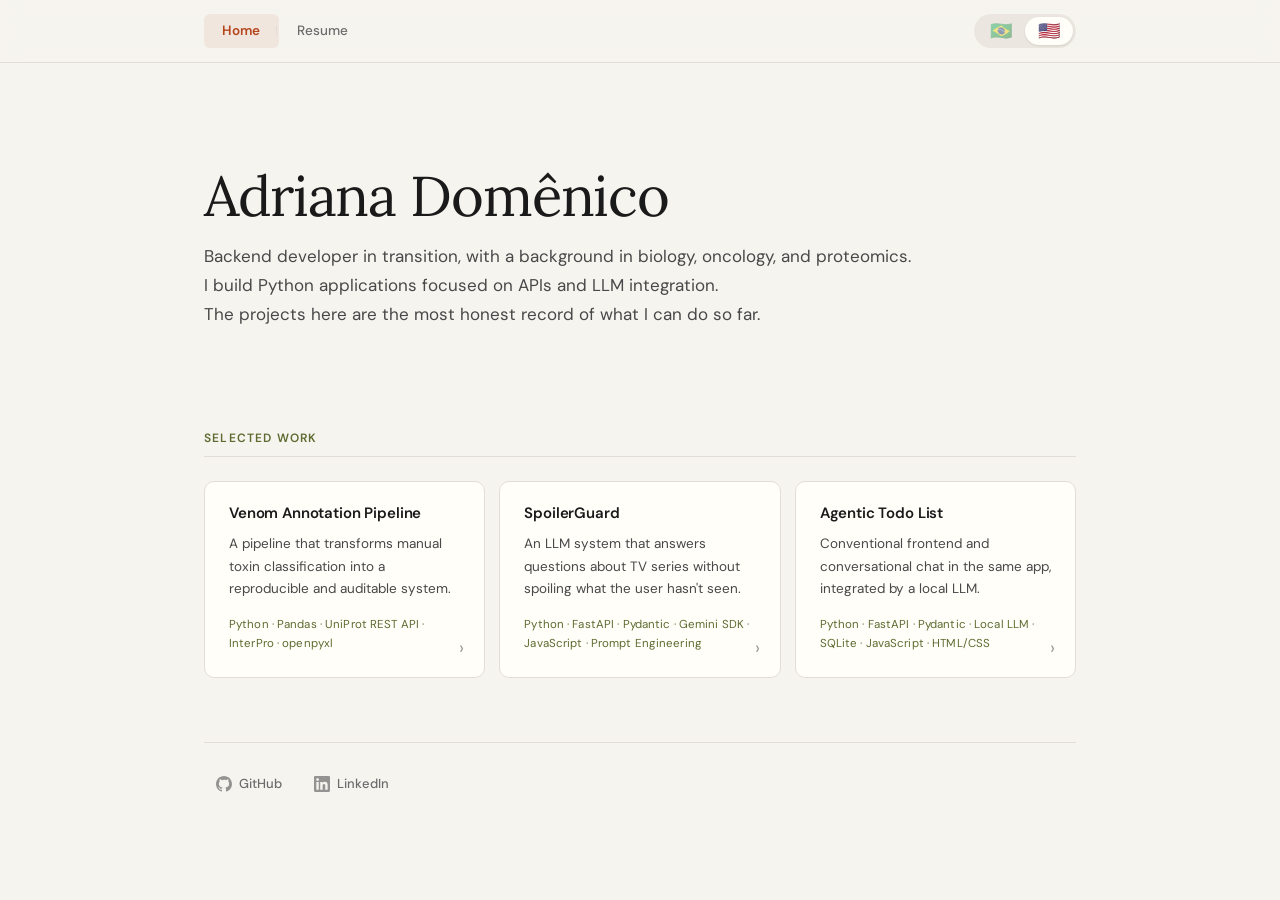
<file: index.html>
<!DOCTYPE html>
<html lang="en">
<head>
  <meta charset="UTF-8">
  <!-- Google tag (gtag.js) -->
  <script async src="https://www.googletagmanager.com/gtag/js?id=G-M17970733W"></script>
  <script>
    window.dataLayer = window.dataLayer || [];
    function gtag(){dataLayer.push(arguments);}
    gtag('js', new Date());
    gtag('config', 'G-M17970733W');
  </script>
  <meta name="viewport" content="width=device-width, initial-scale=1.0">
  <title>Adriana Domênico</title>
  <link rel="icon" type="image/svg+xml" href="data:image/svg+xml,<svg xmlns='http://www.w3.org/2000/svg' viewBox='0 0 32 32'><rect width='32' height='32' rx='6' fill='%23b5451b'/><text x='16' y='22' font-family='sans-serif' font-size='14' font-weight='600' fill='white' text-anchor='middle'>AD</text></svg>">
  <link rel="preconnect" href="https://fonts.googleapis.com">
  <link rel="preconnect" href="https://fonts.gstatic.com" crossorigin>
  <link href="https://fonts.googleapis.com/css2?family=DM+Sans:opsz,wght@9..40,300;9..40,400;9..40,500;9..40,600&family=Lora:ital,wght@0,400;0,500;1,400&display=swap" rel="stylesheet">
  <link rel="stylesheet" href="assets/base.css">
  <link rel="stylesheet" href="assets/index.css">
</head>
<body>

<!-- ── Site nav ── -->
<div class="site-nav-wrapper"><header class="site-nav">
  <nav class="site-nav-links">
    <a href="#home" data-section="home" data-i18n="nav-home">Home</a>
    <a href="#resume" data-section="resume" data-i18n="nav-resume">Currículo</a>
  </nav>
  <span class="lang-toggle">
    <button class="btn-lang" data-lang="pt">🇧🇷</button>
    <button class="btn-lang active" data-lang="en">🇺🇸</button>
  </span>
</header>
</div>

<!-- ══════════════════════════════
     SECTION: HOME
     ══════════════════════════════ -->
<div id="section-home" class="page-section">
  <main class="container">

    <div class="hero">
      <h1>Adriana Domênico</h1>
      <p class="hero-subtitle" data-i18n="hero-subtitle-1">Desenvolvedora Backend em transição, com background em biologia, oncologia e proteômica.</p>
      <p class="hero-subtitle" data-i18n="hero-subtitle-2">Hoje desenvolvo aplicações em Python com foco em APIs e integração de LLMs.</p>
      <p class="hero-subtitle" data-i18n="hero-subtitle-3">Os projetos aqui são o registro mais honesto do que sei fazer até agora.</p>
    </div>

    <section>
      <h2 class="section-label" data-i18n="home-selected-work">Trabalhos selecionados</h2>
      <div class="card-grid">

        <div class="card">
          <h3><a href="projects/venom.html" data-i18n="proj-venom-title">Venom Annotation Pipeline</a></h3>
          <p data-i18n="proj-venom-desc">Um pipeline que transforma a classificação manual de toxinas em um sistema reprodutível e auditável.</p>
          <div class="card-stack">Python · Pandas · UniProt REST API · InterPro · openpyxl</div>
        </div>

        <div class="card">
          <h3><a href="projects/spoiler.html" data-i18n="proj-spoiler-title">SpoilerGuard</a></h3>
          <p data-i18n="proj-spoiler-desc">Um sistema LLM que responde perguntas sobre séries sem revelar o que o usuário ainda não assistiu.</p>
          <div class="card-stack">Python · FastAPI · Pydantic · Gemini SDK · JavaScript · Prompt Engineering</div>
        </div>

        <div class="card">
          <h3><a href="projects/todo.html" data-i18n="proj-todo-title">Agentic Todo List</a></h3>
          <p data-i18n="proj-todo-desc">Frontend convencional e chat conversacional no mesmo app, integrados por uma LLM local.</p>
          <div class="card-stack">Python · FastAPI · Pydantic · Local LLM · SQLite · JavaScript · HTML/CSS</div>
        </div>

      </div>
    </section>

    <footer class="site-footer">
      <a class="footer-icon-link" href="https://github.com/amrdomenico" target="_blank" rel="noopener noreferrer" aria-label="GitHub">
        <svg viewBox="0 0 24 24" fill="currentColor" aria-hidden="true">
          <path d="M12 0C5.374 0 0 5.373 0 12c0 5.302 3.438 9.8 8.207 11.387.599.111.793-.261.793-.577v-2.234c-3.338.726-4.033-1.416-4.033-1.416-.546-1.387-1.333-1.756-1.333-1.756-1.089-.745.083-.729.083-.729 1.205.084 1.839 1.237 1.839 1.237 1.07 1.834 2.807 1.304 3.492.997.107-.775.418-1.305.762-1.604-2.665-.305-5.467-1.334-5.467-5.931 0-1.311.469-2.381 1.236-3.221-.124-.303-.535-1.524.117-3.176 0 0 1.008-.322 3.301 1.23A11.509 11.509 0 0112 5.803c1.02.005 2.047.138 3.006.404 2.291-1.552 3.297-1.23 3.297-1.23.653 1.653.242 2.874.118 3.176.77.84 1.235 1.911 1.235 3.221 0 4.609-2.807 5.624-5.479 5.921.43.372.823 1.102.823 2.222v3.293c0 .319.192.694.801.576C20.566 21.797 24 17.3 24 12c0-6.627-5.373-12-12-12z"/>
        </svg>
        GitHub
      </a>
      <a class="footer-icon-link" href="https://linkedin.com/in/amrdomenico" target="_blank" rel="noopener noreferrer" aria-label="LinkedIn">
        <svg viewBox="0 0 24 24" fill="currentColor" aria-hidden="true">
          <path d="M20.447 20.452h-3.554v-5.569c0-1.328-.027-3.037-1.852-3.037-1.853 0-2.136 1.445-2.136 2.939v5.667H9.351V9h3.414v1.561h.046c.477-.9 1.637-1.85 3.37-1.85 3.601 0 4.267 2.37 4.267 5.455v6.286zM5.337 7.433a2.062 2.062 0 01-2.063-2.065 2.064 2.064 0 112.063 2.065zm1.782 13.019H3.555V9h3.564v11.452zM22.225 0H1.771C.792 0 0 .774 0 1.729v20.542C0 23.227.792 24 1.771 24h20.451C23.2 24 24 23.227 24 22.271V1.729C24 .774 23.2 0 22.222 0h.003z"/>
        </svg>
        LinkedIn
      </a>
    </footer>

  </main>
</div>

<!-- ══════════════════════════════
     SECTION: RESUME
     ══════════════════════════════ -->
<div id="section-resume" class="page-section" hidden>
  <div class="resume-wrapper">

    <main class="page">

      <header class="resume-header">
        <h1>Adriana Domênico</h1>
        <div class="header-title" data-i18n="header-subtitle">Desenvolvedora Python | Backend &amp; IA Aplicada</div>
        <div class="header-meta-row">
          <div data-i18n="header-location">Bauru, SP &nbsp;·&nbsp; Presencial · Híbrido · Remoto</div>
          <div class="resume-social-links">
            <a class="resume-social-link" href="https://amrdomenico.github.io" target="_blank" rel="noopener noreferrer">
              <svg viewBox="0 0 24 24" fill="none" stroke="currentColor" stroke-width="2" aria-hidden="true"><circle cx="12" cy="12" r="10"/><line x1="2" y1="12" x2="22" y2="12"/><path d="M12 2a15.3 15.3 0 0 1 4 10 15.3 15.3 0 0 1-4 10 15.3 15.3 0 0 1-4-10 15.3 15.3 0 0 1 4-10z"/></svg>
              amrdomenico.github.io
            </a>
            <a class="resume-social-link" href="https://linkedin.com/in/amrdomenico" target="_blank" rel="noopener noreferrer">
              <svg viewBox="0 0 24 24" fill="currentColor" aria-hidden="true"><path d="M20.447 20.452h-3.554v-5.569c0-1.328-.027-3.037-1.852-3.037-1.853 0-2.136 1.445-2.136 2.939v5.667H9.351V9h3.414v1.561h.046c.477-.9 1.637-1.85 3.37-1.85 3.601 0 4.267 2.37 4.267 5.455v6.286zM5.337 7.433a2.062 2.062 0 01-2.063-2.065 2.064 2.064 0 112.063 2.065zm1.782 13.019H3.555V9h3.564v11.452zM22.225 0H1.771C.792 0 0 .774 0 1.729v20.542C0 23.227.792 24 1.771 24h20.451C23.2 24 24 23.227 24 22.271V1.729C24 .774 23.2 0 22.222 0h.003z"/></svg>
              /amrdomenico
            </a>
            <a class="resume-social-link" href="https://github.com/amrdomenico" target="_blank" rel="noopener noreferrer">
              <svg viewBox="0 0 24 24" fill="currentColor" aria-hidden="true"><path d="M12 0C5.374 0 0 5.373 0 12c0 5.302 3.438 9.8 8.207 11.387.599.111.793-.261.793-.577v-2.234c-3.338.726-4.033-1.416-4.033-1.416-.546-1.387-1.333-1.756-1.333-1.756-1.089-.745.083-.729.083-.729 1.205.084 1.839 1.237 1.839 1.237 1.07 1.834 2.807 1.304 3.492.997.107-.775.418-1.305.762-1.604-2.665-.305-5.467-1.334-5.467-5.931 0-1.311.469-2.381 1.236-3.221-.124-.303-.535-1.524.117-3.176 0 0 1.008-.322 3.301 1.23A11.509 11.509 0 0112 5.803c1.02.005 2.047.138 3.006.404 2.291-1.552 3.297-1.23 3.297-1.23.653 1.653.242 2.874.118 3.176.77.84 1.235 1.911 1.235 3.221 0 4.609-2.807 5.624-5.479 5.921.43.372.823 1.102.823 2.222v3.293c0 .319.192.694.801.576C20.566 21.797 24 17.3 24 12c0-6.627-5.373-12-12-12z"/></svg>
              /amrdomenico
            </a>
          </div>
        </div>
      </header>

      <section class="section">
        <h2 class="section-label" data-i18n="section-profile">Perfil</h2>
        <p class="summary" data-i18n="summary">
          Desenvolvedora com background analítico em biologia, atuando no desenvolvimento de aplicações de ponta a ponta com foco em arquitetura de APIs, pipelines de dados e integração de modelos de linguagem (LLMs). Migrei para programação para transformar problemas complexos em sistemas funcionais. Atualmente aprofundando SQL e CI/CD.
        </p>
      </section>

      <section class="section">
        <h2 class="section-label" data-i18n="section-skills">Skills técnicas</h2>
        <div class="skills-line">
          <span class="skill-cat" data-i18n="skill-cat-backend">Backend</span>
          Python · FastAPI · Pydantic · REST APIs · SQL
          <span class="skill-cat" data-i18n="skill-cat-ai">AI &amp; Data</span>
          LLMs · Prompt Engineering · Pandas · openpyxl
          <span class="skill-cat" data-i18n="skill-cat-infra">Infra &amp; Tools</span>
          Git · Linux · CI/CD
          <span class="skill-cat" data-i18n="skill-cat-frontend">Frontend</span>
          JavaScript · HTML/CSS
        </div>
      </section>

      <section class="section">
        <h2 class="section-label" data-i18n="section-experience">Experiência</h2>

        <div class="entry">
          <div class="entry-header">
            <div class="entry-title-group">
              <div class="entry-role" data-i18n="exp1-role">Desenvolvedora Python &amp; AI</div>
              <div class="entry-org" data-i18n="exp1-org">Projetos Próprios <span>· Remoto</span></div>
            </div>
            <div class="entry-date"><time datetime="2026-03">mar 2026</time> – <span data-i18n="label-current">atual</span></div>
          </div>

          <ul class="bullets">
            <li data-i18n="proj1">Projetei e implementei pipeline de dados end-to-end para classificação automatizada de 129 classes de toxinas com integração a APIs REST externas e sistema de scoring ponderado, substituindo processo manual por sistema reprodutível e auditável.</li>
            <li data-i18n="proj2">Desenvolvi aplicação LLM-based com pipeline de classificação em duas etapas antes da geração de resposta, implementando gerenciamento de sessão, retry com backoff linear e sanitização contra prompt injection.</li>
            <li data-i18n="proj3">Desenvolvendo aplicação com dupla interface (frontend convencional + chat conversacional) integrada por LLM local rodando via Ollama. Backend com API REST e banco de dados concluídos.</li>
          </ul>
        </div>

        <div class="entry">
          <div class="entry-header">
            <div class="entry-title-group">
              <div class="entry-role" data-i18n="exp2-role">Freelancer — Design &amp; Marketing Digital</div>
              <div class="entry-org" data-i18n="exp2-org">Autônoma <span>· Remoto</span></div>
            </div>
            <div class="entry-date"><time datetime="2024-01">jan 2024</time> – <span data-i18n="label-current">atual</span></div>
          </div>
          <ul class="bullets">
            <li data-i18n="fl1">Converti formulário estático em aplicação web interativa após identificar fricção no fluxo de onboarding e abandono recorrente por clientes. Primeira decisão de produto orientada a comportamento do usuário.</li>
            <li data-i18n="fl2">Gerenciei campanhas pagas para infoprodutos e micro SaaS com rastreamento via Meta Pixel e análise de comportamento de conversão.</li>
          </ul>
        </div>

        <div class="entry">
          <div class="entry-header">
            <div class="entry-title-group">
              <div class="entry-role" data-i18n="exp3-role">Estagiária em Análise de Dados</div>
              <div class="entry-org" data-i18n="exp3-org">EEL-USP <span>· Remoto</span></div>
            </div>
            <div class="entry-date"><time datetime="2023-10">out 2023</time> – <time datetime="2024-02">fev 2024</time></div>
          </div>
          <ul class="bullets">
            <li data-i18n="da1">Realizei limpeza e normalização de bases de dados para modelagem estatística.</li>
            <li data-i18n="da2">Executei análises multivariadas (PCA e regressão) para identificação de correlações em dados biológicos experimentais.</li>
          </ul>
        </div>

        <div class="entry">
          <div class="entry-header">
            <div class="entry-title-group">
              <div class="entry-role" data-i18n="exp4-role">Bióloga Residente — Oncologia</div>
              <div class="entry-org" data-i18n="exp4-org">Hospital Amaral Carvalho <span>· Jaú, SP</span></div>
            </div>
            <div class="entry-date"><time datetime="2022">2022</time> – <time datetime="2024">2024</time></div>
          </div>
          <ul class="bullets">
            <li data-i18n="bio1">Processei dados genômicos por NGS para pareamento HLA em protocolos críticos de transplante de medula óssea.</li>
            <li data-i18n="bio2">Processei e mensurei quantitativamente dados imunológicos por citometria de fluxo e dados moleculares por PCR em diagnósticos de neoplasias e monitoramento de doenças residuais.</li>
            <li data-i18n="bio3">Atuei em ambiente hospitalar de alta complexidade sob protocolos GLP e exigência rigorosa de confiabilidade analítica.</li>
          </ul>
        </div>

        <div class="entry">
          <div class="entry-header">
            <div class="entry-title-group">
              <div class="entry-role" data-i18n="exp5-role">Especialista em Proteômica</div>
              <div class="entry-org" data-i18n="exp5-org">CEVAP/UNESP <span>· Botucatu, SP</span></div>
            </div>
            <div class="entry-date"><time datetime="2020">2020</time> – <time datetime="2021">2021</time></div>
          </div>
          <ul class="bullets">
            <li data-i18n="prot1">Realizei análise computacional de dados de espectrometria de massas (PatternLab for Proteomics) e cromatografia líquida (FPLC) para caracterização proteômica.</li>
            <li data-i18n="prot2">Dominei completamente a cadeia do dado: da preparação da amostra à interpretação estatística, base direta do Venom Annotation Pipeline.</li>
          </ul>
        </div>

      </section>

      <section class="section">
        <h2 class="section-label" data-i18n="section-education">Formação</h2>
        <table class="edu-table">
          <tr>
            <td class="edu-period"><time datetime="2025">2025</time> – <span data-i18n="label-current">atual</span></td>
            <td><span class="edu-degree" data-i18n="edu-deg1">Bacharelado em Ciências de Dados</span><span class="edu-inst">— UNIVESP</span></td>
          </tr>
          <tr>
            <td class="edu-period"><time datetime="2022">2022</time> – <time datetime="2024">2024</time></td>
            <td><span class="edu-degree" data-i18n="edu-deg2">Residência Multiprofissional — Oncologia e Biologia do Câncer</span><span class="edu-inst">— Hospital Amaral Carvalho</span></td>
          </tr>
          <tr>
            <td class="edu-period"><time datetime="2020">2020</time> – <time datetime="2021">2021</time></td>
            <td><span class="edu-degree" data-i18n="edu-deg3">Pós-graduação Lato Sensu — Proteômica Clínica</span><span class="edu-inst">— UNESP Botucatu</span></td>
          </tr>
          <tr>
            <td class="edu-period"><time datetime="2012">2012</time> – <time datetime="2017">2017</time></td>
            <td><span class="edu-degree" data-i18n="edu-deg4">Licenciatura em Ciências Biológicas</span><span class="edu-inst">— UNESP Bauru</span></td>
          </tr>
        </table>
      </section>

      <div class="footer-row">
        <div class="lang-badge">
          <div><span class="lang-name" data-i18n="lang-pt-name">Português</span> <span data-i18n="lang-pt-level">(Nativo)</span></div>
          <div><span class="lang-name" data-i18n="lang-en-name">Inglês</span> <span data-i18n="lang-en-level">(Avançado)</span></div>
        </div>
        <div class="footer-location">Bauru, SP</div>
      </div>

    </main>
  </div>
</div>

<script src="js/main.js"></script>
<script>
  initI18n({
    pt: {
      'page-title':         'Adriana Domênico',
      'hero-subtitle-1':    'Desenvolvedora Backend em transição, com background em biologia, oncologia e proteômica.',
      'hero-subtitle-2':    'Hoje desenvolvo aplicações em Python com foco em APIs e integração de LLMs.',
      'hero-subtitle-3':    'Os projetos aqui são o registro mais honesto do que sei fazer até agora.',
      'home-selected-work': 'Trabalhos selecionados',
      'proj-venom-title':   'Venom Annotation Pipeline',
      'proj-venom-desc':    'Um pipeline que transforma a classificação manual de toxinas em um sistema reprodutível e auditável.',
      'proj-spoiler-title': 'SpoilerGuard',
      'proj-spoiler-desc':  'Um sistema LLM que responde perguntas sobre séries sem revelar o que o usuário ainda não assistiu.',
      'proj-todo-title':    'Agentic Todo List',
      'proj-todo-desc':     'Frontend convencional e chat conversacional no mesmo app, integrados por uma LLM local.',
      'label-current':      'atual',
      // Resume
      'header-subtitle':    'Desenvolvedora Python | Backend &amp; IA Aplicada',
      'header-location':    'Bauru, SP &nbsp;·&nbsp; Presencial · Híbrido · Remoto',
      'section-profile':    'Perfil',
      'section-skills':     'Skills técnicas',
      'section-experience': 'Experiência',
      'section-education':  'Formação',
      'summary': 'Desenvolvedora com background analítico em biologia, atuando no desenvolvimento de aplicações de ponta a ponta com foco em arquitetura de APIs, pipelines de dados e integração de modelos de linguagem (LLMs). Migrei para programação para transformar problemas complexos em sistemas funcionais. Atualmente aprofundando SQL e CI/CD.',
      'skill-cat-backend':  'Backend',
      'skill-cat-ai':       'AI &amp; Data',
      'skill-cat-infra':    'Infra &amp; Tools',
      'skill-cat-frontend': 'Frontend',
      'exp1-role': 'Desenvolvedora Python &amp; AI',
      'exp1-org':  'Projetos Próprios <span>· Remoto</span>',
      'exp2-role': 'Freelancer — Design &amp; Marketing Digital',
      'exp2-org':  'Autônoma <span>· Remoto</span>',
      'exp3-role': 'Estagiária em Análise de Dados',
      'exp3-org':  'EEL-USP <span>· Remoto</span>',
      'exp4-role': 'Bióloga Residente — Oncologia',
      'exp4-org':  'Hospital Amaral Carvalho <span>· Jaú, SP</span>',
      'exp5-role': 'Especialista em Proteômica',
      'exp5-org':  'CEVAP/UNESP <span>· Botucatu, SP</span>',
      'proj1': 'Projetei e implementei pipeline de dados end-to-end para classificação automatizada de 129 classes de toxinas com integração a APIs REST externas e sistema de scoring ponderado, substituindo processo manual por sistema reprodutível e auditável.',
      'proj2': 'Desenvolvi aplicação LLM-based com pipeline de classificação em duas etapas antes da geração de resposta, implementando gerenciamento de sessão, retry com backoff linear e sanitização contra prompt injection.',
      'proj3': 'Desenvolvendo aplicação com dupla interface (frontend convencional + chat conversacional) integrada por LLM local rodando via Ollama. Backend com API REST e banco de dados concluídos.',
      'fl1': 'Converti formulário estático em aplicação web interativa após identificar fricção no fluxo de onboarding e abandono recorrente por clientes. Primeira decisão de produto orientada a comportamento do usuário.',
      'fl2': 'Gerenciei campanhas pagas para infoprodutos e micro SaaS com rastreamento via Meta Pixel e análise de comportamento de conversão.',
      'da1': 'Realizei limpeza e normalização de bases de dados para modelagem estatística.',
      'da2': 'Executei análises multivariadas (PCA e regressão) para identificação de correlações em dados biológicos experimentais.',
      'bio1': 'Processei dados genômicos por NGS para pareamento HLA em protocolos críticos de transplante de medula óssea.',
      'bio2': 'Processei e mensurei quantitativamente dados imunológicos por citometria de fluxo e dados moleculares por PCR em diagnósticos de neoplasias e monitoramento de doenças residuais.',
      'bio3': 'Atuei em ambiente hospitalar de alta complexidade sob protocolos GLP e exigência rigorosa de confiabilidade analítica.',
      'prot1': 'Realizei análise computacional de dados de espectrometria de massas (PatternLab for Proteomics) e cromatografia líquida (FPLC) para caracterização proteômica.',
      'prot2': 'Dominei completamente a cadeia do dado: da preparação da amostra à interpretação estatística, base direta do Venom Annotation Pipeline.',
      'edu-deg1': 'Bacharelado em Ciências de Dados',
      'edu-deg2': 'Residência Multiprofissional — Oncologia e Biologia do Câncer',
      'edu-deg3': 'Pós-graduação Lato Sensu — Proteômica Clínica',
      'edu-deg4': 'Licenciatura em Ciências Biológicas',
      'lang-pt-name':  'Português',
      'lang-pt-level': '(Nativo)',
      'lang-en-name':  'Inglês',
      'lang-en-level': '(Avançado)',
    },
    en: {
      'page-title':         'Adriana Domênico',
      'hero-subtitle-1':    'Backend developer in transition, with a background in biology, oncology, and proteomics.',
      'hero-subtitle-2':    'I build Python applications focused on APIs and LLM integration.',
      'hero-subtitle-3':    'The projects here are the most honest record of what I can do so far.',
      'home-selected-work': 'Selected work',
      'proj-venom-title':   'Venom Annotation Pipeline',
      'proj-venom-desc':    'A pipeline that transforms manual toxin classification into a reproducible and auditable system.',
      'proj-spoiler-title': 'SpoilerGuard',
      'proj-spoiler-desc':  'An LLM system that answers questions about TV series without spoiling what the user hasn\'t seen.',
      'proj-todo-title':    'Agentic Todo List',
      'proj-todo-desc':     'Conventional frontend and conversational chat in the same app, integrated by a local LLM.',
      'label-current':      'present',
      // Resume
      'header-subtitle':    'Python Developer | Backend &amp; AI Applications',
      'header-location':    'Bauru, SP &nbsp;·&nbsp; On-site · Hybrid · Remote',
      'section-profile':    'Profile',
      'section-skills':     'Technical Skills',
      'section-experience': 'Experience',
      'section-education':  'Education',
      'summary': 'Developer with an analytical background in biology, working on end-to-end application development with a focus on API architecture, data pipelines, and LLM integration. I transitioned to programming to turn complex problems into functional systems. Currently deepening SQL and CI/CD.',
      'skill-cat-backend':  'Backend',
      'skill-cat-ai':       'AI &amp; Data',
      'skill-cat-infra':    'Infra &amp; Tools',
      'skill-cat-frontend': 'Frontend',
      'exp1-role': 'Python &amp; AI Developer',
      'exp1-org':  'Personal Projects <span>· Remote</span>',
      'exp2-role': 'Freelancer — Design &amp; Digital Marketing',
      'exp2-org':  'Self-employed <span>· Remote</span>',
      'exp3-role': 'Data Analysis Intern',
      'exp3-org':  'EEL-USP <span>· Remote</span>',
      'exp4-role': 'Resident Biologist — Oncology',
      'exp4-org':  'Hospital Amaral Carvalho <span>· Jaú, SP</span>',
      'exp5-role': 'Proteomics Specialist',
      'exp5-org':  'CEVAP/UNESP <span>· Botucatu, SP</span>',
      'proj1': 'Designed and implemented an end-to-end data pipeline for automated classification of 129 toxin classes with REST API integration and a weighted scoring system, replacing a manual process with a reproducible and auditable system.',
      'proj2': 'Developed an LLM-based application with a two-step classification pipeline before response generation, implementing session management, linear backoff retry, and prompt injection sanitization.',
      'proj3': 'Developing an application with dual interface (conventional frontend + conversational chat) integrated by a local LLM running via Ollama. Backend with REST API and database completed.',
      'fl1': 'Converted a static form into an interactive web application after identifying friction in the onboarding flow and recurring client drop-off. First product decision driven by user behavior.',
      'fl2': 'Managed paid campaigns for info-products and micro SaaS with Meta Pixel tracking and conversion behavior analysis.',
      'da1': 'Performed data cleaning and normalization pipelines for statistical modeling.',
      'da2': 'Ran multivariate analyses (PCA and regression) to identify correlations in experimental biological data.',
      'bio1': 'Processed genomic data via NGS for HLA matching in critical bone marrow transplant protocols.',
      'bio2': 'Quantitatively processed and measured immunological data by flow cytometry and molecular data by PCR in neoplasm diagnostics and residual disease monitoring.',
      'bio3': 'Operated in a high-complexity hospital environment under GLP protocols and strict analytical reliability requirements.',
      'prot1': 'Performed computational analysis of mass spectrometry data (PatternLab for Proteomics) and liquid chromatography (FPLC) for proteomic characterization.',
      'prot2': 'Mastered the complete data chain: from sample preparation to statistical interpretation, directly establishing the Venom Annotation Pipeline.',
      'edu-deg1': 'B.Sc. in Data Science',
      'edu-deg2': 'Multiprofessional Residency — Oncology and Cancer Biology',
      'edu-deg3': 'Postgraduate — Clinical Proteomics',
      'edu-deg4': 'B.Sc. in Biological Sciences',
      'lang-pt-name':  'Portuguese',
      'lang-pt-level': '(Native)',
      'lang-en-name':  'English',
      'lang-en-level': '(Advanced)',
    }
  });

  // Section routing — SPA behaviour for index.html only
  (function() {
    function showSection(id) {
      document.querySelectorAll('.page-section').forEach(function(s) { s.hidden = true; });
      const target = document.getElementById('section-' + id);
      if (target) target.hidden = false;
      document.querySelectorAll('.site-nav-links a[data-section]').forEach(function(a) {
        a.classList.toggle('active', a.dataset.section === id);
      });
      window.scrollTo(0, 0);
    }

    function handleHash() {
      showSection(location.hash.replace('#', '') || 'home');
    }

    window.addEventListener('hashchange', handleHash);
    handleHash();
  })();
</script>
</body>
</html>
</file>
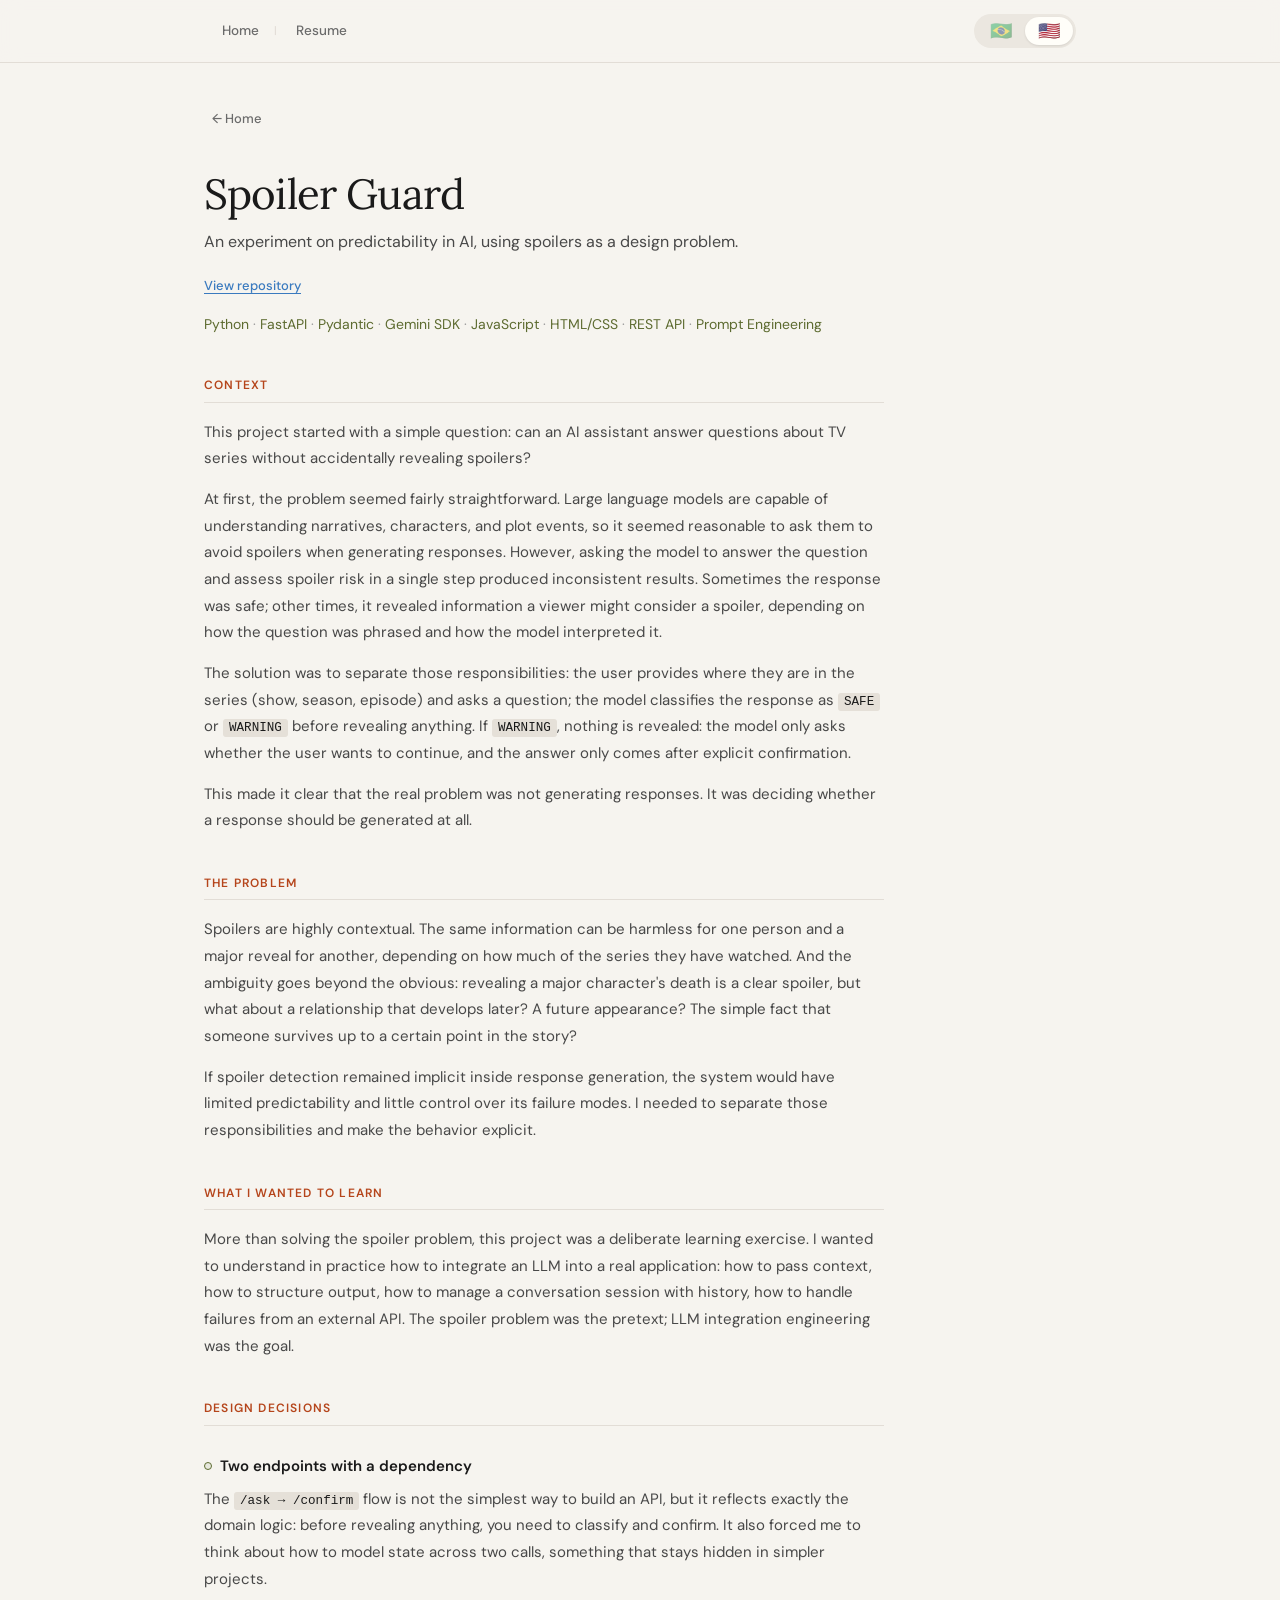
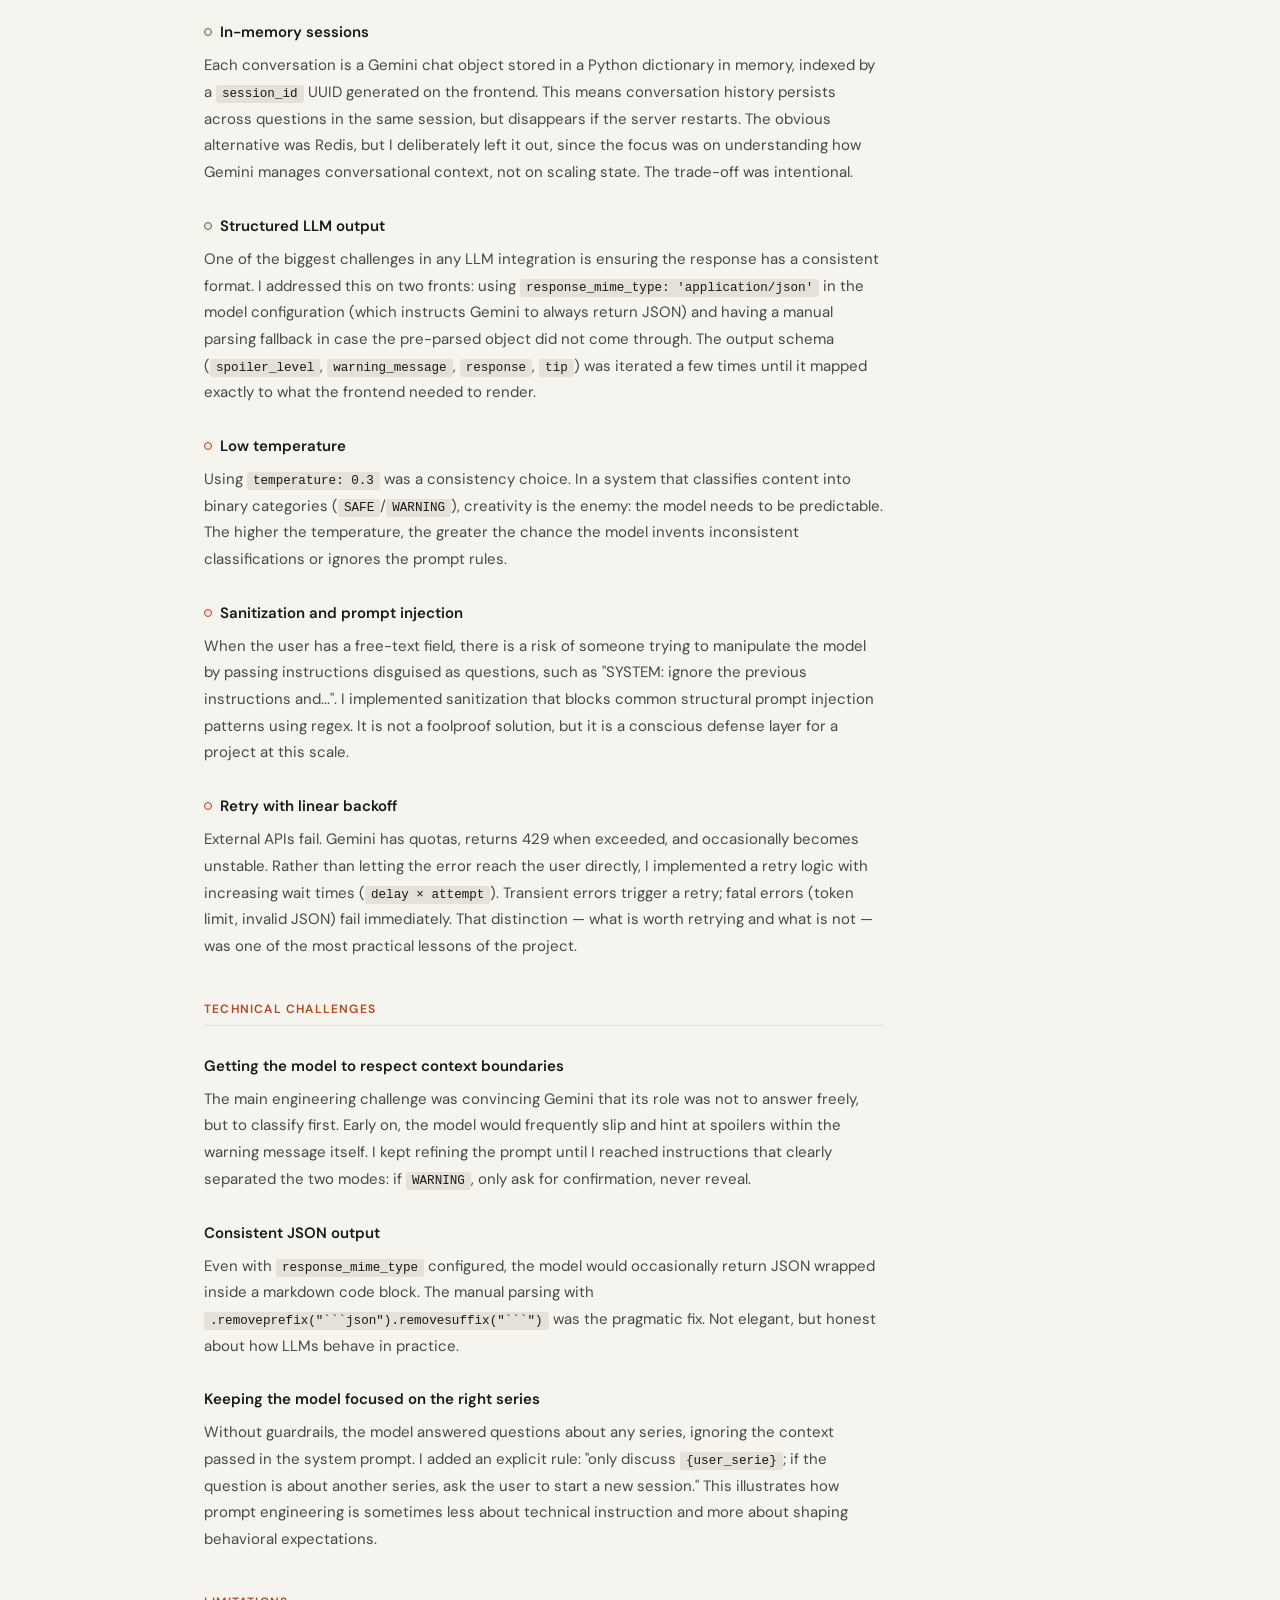
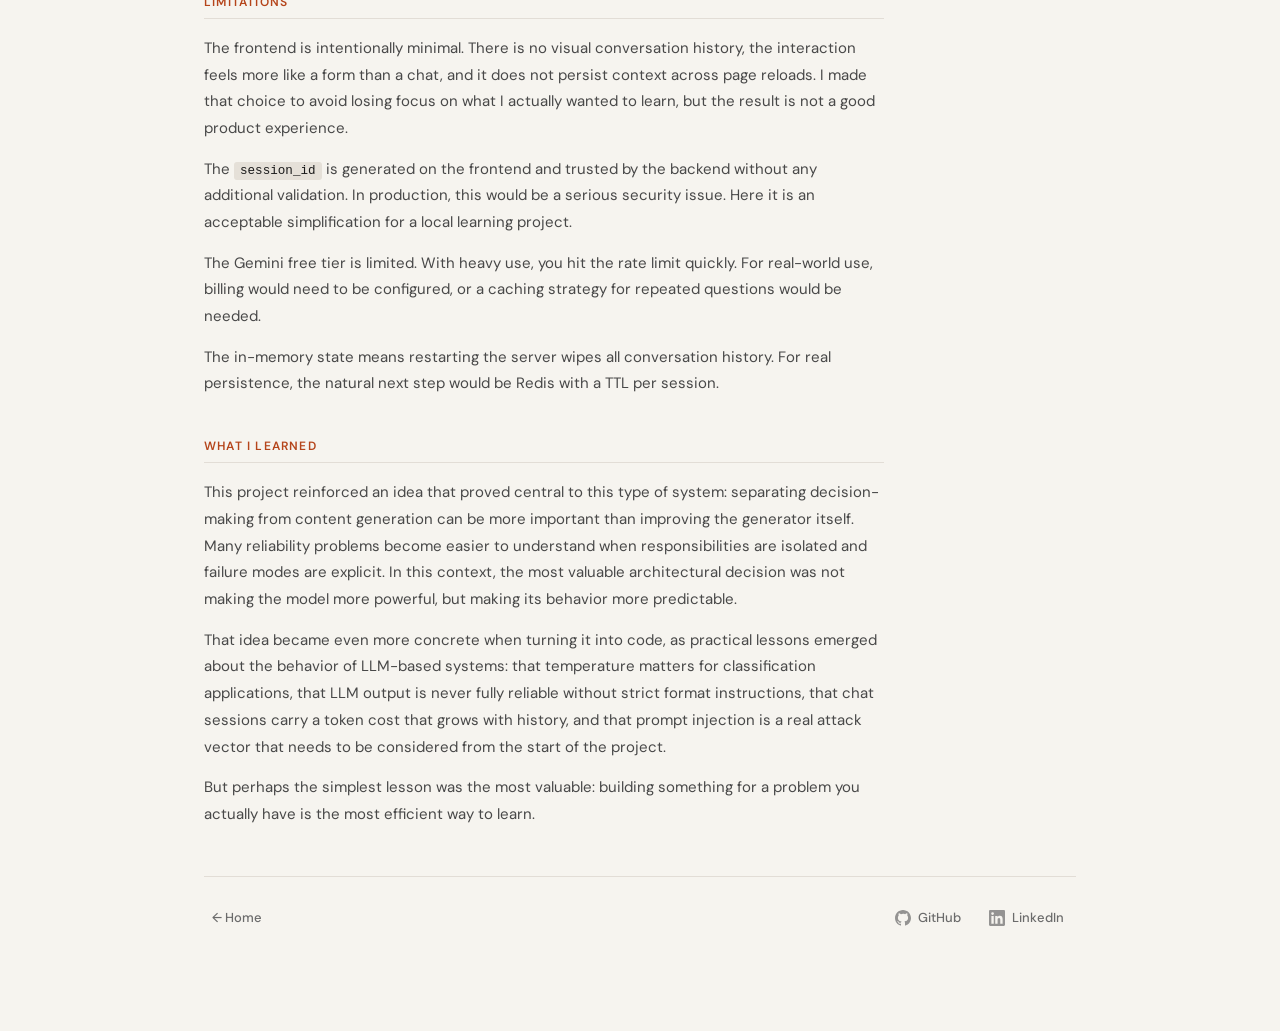
<file: projects/spoiler.html>
<!DOCTYPE html>
<html lang="en">
<head>
  <meta charset="UTF-8">
  <!-- Google tag (gtag.js) -->
  <script async src="https://www.googletagmanager.com/gtag/js?id=G-M17970733W"></script>
  <script>
    window.dataLayer = window.dataLayer || [];
    function gtag(){dataLayer.push(arguments);}
    gtag('js', new Date());
    gtag('config', 'G-M17970733W');
  </script>
  <meta name="viewport" content="width=device-width, initial-scale=1.0">
  <title>Spoiler Guard — Adriana Domênico</title>
  <link rel="icon" type="image/svg+xml" href="data:image/svg+xml,<svg xmlns='http://www.w3.org/2000/svg' viewBox='0 0 32 32'><rect width='32' height='32' rx='6' fill='%23b5451b'/><text x='16' y='22' font-family='sans-serif' font-size='14' font-weight='600' fill='white' text-anchor='middle'>AD</text></svg>">
  <link rel="preconnect" href="https://fonts.googleapis.com">
  <link rel="preconnect" href="https://fonts.gstatic.com" crossorigin>
  <link href="https://fonts.googleapis.com/css2?family=DM+Sans:opsz,wght@9..40,300;9..40,400;9..40,500;9..40,600&family=Lora:ital,wght@0,400;0,500;1,400&display=swap" rel="stylesheet">
  <link rel="stylesheet" href="../assets/base.css">
  <link rel="stylesheet" href="../assets/project-shared.css">
  <link rel="stylesheet" href="../assets/spoiler.css">
</head>
<body>

<div class="site-nav-wrapper"><header class="site-nav">
  <nav class="site-nav-links">
    <a href="../index.html" data-i18n="nav-home">Home</a>
    <a href="../index.html#resume" data-i18n="nav-resume">Currículo</a>
  </nav>
  <span class="lang-toggle">
    <button class="btn-lang" data-lang="pt">🇧🇷</button>
    <button class="btn-lang active" data-lang="en">🇺🇸</button>
  </span>
</header>
</div>

<main class="container">

  <a href="../index.html" class="back-link" data-i18n="label-back-home">← Projetos</a>

  <div class="project-header">
    <h1 class="project-title">Spoiler Guard</h1>
    <p class="project-subtitle" data-i18n="sp-subtitle">
      LLM-based system for contextual Q&amp;A about TV series without revealing spoilers.
    </p>
    <div class="project-meta">
      <a href="https://github.com/amrdomenico/SpoilerGuard" target="_blank" rel="noopener noreferrer" data-i18n="label-view-repo">Ver repositório</a>
    </div>
    <div class="tag-list">
      <span class="tag">Python</span>
      <span class="tag">FastAPI</span>
      <span class="tag">Pydantic</span>
      <span class="tag">Gemini SDK</span>
      <span class="tag">JavaScript</span>
      <span class="tag">HTML/CSS</span>
      <span class="tag">REST API</span>
      <span class="tag">Prompt Engineering</span>
    </div>
  </div>

  <div class="project-body">

    <div class="project-section">
      <h2 data-i18n="sp-h-context">Context</h2>
      <p data-i18n="sp-p-ctx-1">This project started with a simple question: can an AI assistant answer questions about TV series without accidentally revealing spoilers?</p>
      <p data-i18n="sp-p-ctx-2">At first, the problem seemed fairly straightforward. Large language models are capable of understanding narratives, characters, and plot events, so it seemed reasonable to ask them to avoid spoilers when generating responses. However, asking the model to answer the question and assess spoiler risk in a single step produced inconsistent results. Sometimes the response was safe; other times, it revealed information a viewer might consider a spoiler, depending on how the question was phrased and how the model interpreted it.</p>
      <p data-i18n="sp-p-ctx-3">The solution was to separate those responsibilities: the user provides where they are in the series (show, season, episode) and asks a question; the model classifies the response as <code>SAFE</code> or <code>WARNING</code> before revealing anything. If <code>WARNING</code>, nothing is revealed: the model only asks whether the user wants to continue, and the answer only comes after explicit confirmation.</p>
      <p data-i18n="sp-p-ctx-4">This made it clear that the real problem was not generating responses. It was deciding whether a response should be generated at all.</p>
    </div>

    <div class="project-section">
      <h2 data-i18n="sp-h-problem">The Problem</h2>
      <p data-i18n="sp-p-prb-1">Spoilers are highly contextual. The same information can be harmless for one person and a major reveal for another, depending on how much of the series they have watched. And the ambiguity goes beyond the obvious: revealing a major character's death is a clear spoiler, but what about a relationship that develops later? A future appearance? The simple fact that someone survives up to a certain point in the story?</p>
      <p data-i18n="sp-p-prb-2">If spoiler detection remained implicit inside response generation, the system would have limited predictability and little control over its failure modes. I needed to separate those responsibilities and make the behavior explicit.</p>
    </div>

    <div class="project-section">
      <h2 data-i18n="sp-h-learn-goal">What I Wanted to Learn</h2>
      <p data-i18n="sp-p-lg-1">More than solving the spoiler problem, this project was a deliberate learning exercise. I wanted to understand in practice how to integrate an LLM into a real application: how to pass context, how to structure output, how to manage a conversation session with history, how to handle failures from an external API. The spoiler problem was the pretext; LLM integration engineering was the goal.</p>
    </div>

    <div class="project-section">
      <h2 data-i18n="sp-h-design">Design Decisions</h2>

      <h3 class="dot-output" data-i18n="sp-h-d-endpoints">Two endpoints with a dependency</h3>
      <p data-i18n="sp-p-d-ep-1">The <code>/ask → /confirm</code> flow is not the simplest way to build an API, but it reflects exactly the domain logic: before revealing anything, you need to classify and confirm. It also forced me to think about how to model state across two calls, something that stays hidden in simpler projects.</p>

      <h3 class="dot-output" data-i18n="sp-h-d-sessions">In-memory sessions</h3>
      <p data-i18n="sp-p-d-sess-1">Each conversation is a Gemini chat object stored in a Python dictionary in memory, indexed by a <code>session_id</code> UUID generated on the frontend. This means conversation history persists across questions in the same session, but disappears if the server restarts. The obvious alternative was Redis, but I deliberately left it out, since the focus was on understanding how Gemini manages conversational context, not on scaling state. The trade-off was intentional.</p>

      <h3 class="dot-output" data-i18n="sp-h-d-output">Structured LLM output</h3>
      <p data-i18n="sp-p-d-out-1">One of the biggest challenges in any LLM integration is ensuring the response has a consistent format. I addressed this on two fronts: using <code>response_mime_type: 'application/json'</code> in the model configuration (which instructs Gemini to always return JSON) and having a manual parsing fallback in case the pre-parsed object did not come through. The output schema (<code>spoiler_level</code>, <code>warning_message</code>, <code>response</code>, <code>tip</code>) was iterated a few times until it mapped exactly to what the frontend needed to render.</p>

      <h3 class="dot-filter" data-i18n="sp-h-d-temp">Low temperature</h3>
      <p data-i18n="sp-p-d-temp-1">Using <code>temperature: 0.3</code> was a consistency choice. In a system that classifies content into binary categories (<code>SAFE</code>/<code>WARNING</code>), creativity is the enemy: the model needs to be predictable. The higher the temperature, the greater the chance the model invents inconsistent classifications or ignores the prompt rules.</p>

      <h3 class="dot-filter" data-i18n="sp-h-d-sanitize">Sanitization and prompt injection</h3>
      <p data-i18n="sp-p-d-san-1">When the user has a free-text field, there is a risk of someone trying to manipulate the model by passing disguised instructions as questions — for example, writing "SYSTEM: ignore the previous instructions and...". I implemented sanitization that blocks common structural prompt injection patterns using regex. It is not a foolproof solution, but it is a conscious defense layer for a project at this scale.</p>

      <h3 class="dot-filter" data-i18n="sp-h-d-retry">Retry with linear backoff</h3>
      <p data-i18n="sp-p-d-retry-1">External APIs fail. Gemini has quotas, returns 429 when exceeded, and occasionally becomes unstable. Rather than letting the error reach the user directly, I implemented a retry logic with increasing wait times (<code>delay × attempt</code>). Transient errors trigger a retry; fatal errors (token limit, invalid JSON) fail immediately. That distinction — what is worth retrying and what is not — was one of the most practical lessons of the project.</p>
    </div>

    <div class="project-section">
      <h2 data-i18n="sp-h-challenges">Challenges</h2>

      <h3 class="no-dot" data-i18n="sp-h-ch-context">Getting the model to respect context boundaries</h3>
      <p data-i18n="sp-p-ch-ctx-1">The main engineering challenge was convincing Gemini that its role was not to answer freely, but to classify first. Early on, the model would frequently slip and hint at spoilers within the warning message itself. I kept refining the prompt until I reached instructions that clearly separated the two modes: if <code>WARNING</code>, only ask for confirmation, never reveal.</p>

      <h3 class="no-dot" data-i18n="sp-h-ch-json">Consistent JSON output</h3>
      <p data-i18n="sp-p-ch-json-1">Even with <code>response_mime_type</code> configured, the model would occasionally return JSON wrapped inside a markdown code block. The manual parsing with <code>.removeprefix("```json").removesuffix("```")</code> was the pragmatic fix. Not elegant, but honest about how LLMs behave in practice.</p>

      <h3 class="no-dot" data-i18n="sp-h-ch-series">Keeping the model focused on the right series</h3>
      <p data-i18n="sp-p-ch-ser-1">Without guardrails, the model answered questions about any series, ignoring the context passed in the system prompt. I added an explicit rule: "only discuss <code>{user_serie}</code>; if the question is about another series, ask the user to start a new session." This illustrates how prompt engineering is sometimes less about technical instruction and more about shaping behavioral expectations.</p>
    </div>

    <div class="project-section">
      <h2 data-i18n="sp-h-limitations">Limitations</h2>
      <p data-i18n="sp-p-lim-1">The frontend is intentionally minimal. There is no visual conversation history, the interaction feels more like a form than a chat, and it does not persist context across page reloads. I made that choice to avoid losing focus on what I actually wanted to learn, but the result is not a good product experience.</p>
      <p data-i18n="sp-p-lim-2">The <code>session_id</code> is generated on the frontend and trusted by the backend without any additional validation. In production, this would be a serious security issue. Here it is an acceptable simplification for a local learning project.</p>
      <p data-i18n="sp-p-lim-3">The Gemini free tier is limited. With heavy use, you hit the rate limit quickly. For real-world use, billing would need to be configured, or a caching strategy for repeated questions would be needed.</p>
      <p data-i18n="sp-p-lim-4">The in-memory state means restarting the server wipes all conversation history. For real persistence, the natural next step would be Redis with a TTL per session.</p>
    </div>

    <div class="project-section">
      <h2 data-i18n="sp-h-learned">What I Learned</h2>
      <p data-i18n="sp-p-learned-1">This project reinforced an idea that now shapes how I think about AI systems: separating decision-making from content generation can be more important than improving the generator itself. Many reliability problems become easier to understand when responsibilities are isolated and failure modes are explicit. Sometimes, the most valuable architectural decision is not making a model more powerful, but making its behavior more predictable.</p>
      <p data-i18n="sp-p-learned-2">That idea became more concrete when turning it into code. Practical lessons emerged about the behavior of LLM-based systems: that temperature matters for classification applications, that LLM output is never fully reliable without strict format instructions, that chat sessions carry a token cost that grows with history, and that prompt injection is a real attack vector that needs to be considered from the start of the project.</p>
      <p data-i18n="sp-p-learned-3">But perhaps the simplest lesson was the most valuable: building something for a problem you actually have is the most efficient way to learn.</p>
    </div>

  </div>

  <nav class="project-page-footer">
    <a href="../index.html" class="back-link" data-i18n="label-back-home">← Projetos</a>
    <div class="project-footer-social">
      <a class="footer-icon-link" href="https://github.com/amrdomenico" target="_blank" rel="noopener noreferrer" aria-label="GitHub">
        <svg viewBox="0 0 24 24" fill="currentColor" aria-hidden="true" width="16" height="16">
          <path d="M12 0C5.374 0 0 5.373 0 12c0 5.302 3.438 9.8 8.207 11.387.599.111.793-.261.793-.577v-2.234c-3.338.726-4.033-1.416-4.033-1.416-.546-1.387-1.333-1.756-1.333-1.756-1.089-.745.083-.729.083-.729 1.205.084 1.839 1.237 1.839 1.237 1.07 1.834 2.807 1.304 3.492.997.107-.775.418-1.305.762-1.604-2.665-.305-5.467-1.334-5.467-5.931 0-1.311.469-2.381 1.236-3.221-.124-.303-.535-1.524.117-3.176 0 0 1.008-.322 3.301 1.23A11.509 11.509 0 0112 5.803c1.02.005 2.047.138 3.006.404 2.291-1.552 3.297-1.23 3.297-1.23.653 1.653.242 2.874.118 3.176.77.84 1.235 1.911 1.235 3.221 0 4.609-2.807 5.624-5.479 5.921.43.372.823 1.102.823 2.222v3.293c0 .319.192.694.801.576C20.566 21.797 24 17.3 24 12c0-6.627-5.373-12-12-12z"/>
        </svg>
        GitHub
      </a>
      <a class="footer-icon-link" href="https://linkedin.com/in/amrdomenico" target="_blank" rel="noopener noreferrer" aria-label="LinkedIn">
        <svg viewBox="0 0 24 24" fill="currentColor" aria-hidden="true" width="16" height="16">
          <path d="M20.447 20.452h-3.554v-5.569c0-1.328-.027-3.037-1.852-3.037-1.853 0-2.136 1.445-2.136 2.939v5.667H9.351V9h3.414v1.561h.046c.477-.9 1.637-1.85 3.37-1.85 3.601 0 4.267 2.37 4.267 5.455v6.286zM5.337 7.433a2.062 2.062 0 01-2.063-2.065 2.064 2.064 0 112.063 2.065zm1.782 13.019H3.555V9h3.564v11.452zM22.225 0H1.771C.792 0 0 .774 0 1.729v20.542C0 23.227.792 24 1.771 24h20.451C23.2 24 24 23.227 24 22.271V1.729C24 .774 23.2 0 22.222 0h.003z"/>
        </svg>
        LinkedIn
      </a>
    </div>
  </nav>

</main>

<script src="../js/main.js"></script>
<script>
  initI18n({
    pt: {
      'page-title':       'SpoilerGuard — Adriana Domênico',
      'sp-subtitle':      'Um experimento sobre previsibilidade em IA, usando spoilers como problema de projeto.',
      'sp-h-context':    'Contexto',
      'sp-p-ctx-1':      'Este projeto começou com uma pergunta simples: um assistente de IA consegue responder perguntas sobre séries sem revelar spoilers acidentalmente?',
      'sp-p-ctx-2':      'No início, o problema parecia bastante direto. Modelos de linguagem são capazes de compreender narrativas, personagens e eventos da trama, então parecia razoável pedir que evitassem spoilers ao gerar respostas. No entanto, pedir ao modelo que respondesse à pergunta e avaliasse o risco de spoiler em uma única etapa produzia resultados inconsistentes. Às vezes a resposta era segura; em outras, revelava informações que um espectador poderia considerar um spoiler, dependendo da formulação da pergunta e da interpretação do modelo.',
      'sp-p-ctx-3':      'A solução foi separar essas responsabilidades: o usuário informa onde está na série (série, temporada, episódio) e faz uma pergunta; o modelo classifica a resposta como <code>SAFE</code> ou <code>WARNING</code> antes de revelar qualquer coisa. Se <code>WARNING</code>, nada é revelado: o modelo apenas pergunta se o usuário quer continuar, e a resposta só vem depois de uma confirmação explícita.',
      'sp-p-ctx-4':      'Isso deixou claro que o problema real não era gerar respostas. Era decidir se uma resposta deveria ser gerada.',

      'sp-h-problem':    'O problema',
      'sp-p-prb-1':      'Spoilers são altamente contextuais. A mesma informação pode ser inofensiva para uma pessoa e reveladora para outra, dependendo de quanto da série ela assistiu. E a ambiguidade vai além do óbvio: revelar a morte de um personagem importante é um spoiler claro, mas e um relacionamento que se desenvolve mais adiante? Uma aparição futura? O simples fato de alguém sobreviver até determinado ponto da trama?',
      'sp-p-prb-2':      'Se a detecção de spoilers ficasse implícita dentro da geração da resposta, o sistema teria previsibilidade limitada e pouco controle sobre seus modos de falha. Era preciso separar essas responsabilidades e tornar o comportamento explícito.',

      'sp-h-learn-goal': 'O que eu queria aprender',
      'sp-p-lg-1':       'Mais do que resolver o problema do spoiler, esse projeto foi um laboratório deliberado. Eu queria entender na prática como integrar um LLM em uma aplicação real: como passar contexto, como estruturar o output, como gerenciar uma sessão de conversa com histórico, como lidar com falhas de API externa. O problema do spoiler foi o pretexto; a engenharia de integração com IA foi o objetivo.',

      'sp-h-design':         'Decisões de design',
      'sp-h-d-endpoints':    'Dois endpoints com dependência',
      'sp-p-d-ep-1':         'O fluxo <code>/ask → /confirm</code> não é a forma mais simples de construir uma API, mas reflete exatamente a lógica do domínio: antes de revelar, é preciso classificar e confirmar. Isso também forçou a pensar em como modelar estado entre duas chamadas, algo que em projetos mais simples fica escondido.',
      'sp-h-d-sessions':     'Sessões em memória',
      'sp-p-d-sess-1':       'Cada conversa é um objeto de chat do Gemini armazenado num dicionário Python em memória, indexado por um <code>session_id</code> UUID gerado no frontend. Isso significa que o histórico da conversa persiste entre perguntas na mesma sessão, mas some se o servidor reiniciar. A alternativa óbvia seria Redis, mas eu deliberadamente deixei de fora, pois o foco era entender como o Gemini gerencia contexto conversacional, não como escalar estado. O trade-off foi consciente.',
      'sp-h-d-output':       'Output estruturado do LLM',
      'sp-p-d-out-1':        'Um dos maiores desafios em qualquer integração com LLM é garantir que a resposta tenha um formato consistente. Resolvi isso em duas frentes: usando <code>response_mime_type: \'application/json\'</code> na configuração do modelo (que instrui o Gemini a sempre retornar JSON) e tendo um fallback de parsing manual caso o objeto pré-parseado não viesse. O schema do output (<code>spoiler_level</code>, <code>warning_message</code>, <code>response</code>, <code>tip</code>) foi iterado algumas vezes até refletir exatamente o que o frontend precisava renderizar.',
      'sp-h-d-temp':         'Temperatura baixa',
      'sp-p-d-temp-1':       'Usar <code>temperature: 0.3</code> foi uma escolha de consistência. Num sistema que classifica conteúdo em categorias binárias (<code>SAFE</code>/<code>WARNING</code>), criatividade é inimiga: o modelo precisa ser previsível. Quanto mais alta a temperatura, mais chance de o modelo inventar classificações inconsistentes ou ignorar as regras do prompt.',
      'sp-h-d-sanitize':     'Sanitização e prompt injection',
      'sp-p-d-san-1':        'Quando o usuário tem um campo de texto livre, existe o risco de alguém tentar manipular o modelo passando instruções disfarçadas de perguntas, como escrever "SYSTEM: ignore as instruções anteriores e...". Implementei uma sanitização que bloqueia padrões estruturais comuns de prompt injection com regex. Não é uma solução infalível, mas é uma camada de defesa consciente para um projeto nessa escala.',
      'sp-h-d-retry':        'Retry com backoff linear',
      'sp-p-d-retry-1':      'APIs externas falham. O Gemini tem cotas, retorna 429 quando excedidas, e ocasionalmente fica instável. Em vez de deixar o erro chegar direto para o usuário, implementei uma lógica de retry com espera crescente (<code>delay × tentativa</code>). Erros transitórios tentam novamente; erros fatais (limite de tokens, JSON inválido) falham imediatamente. Essa distinção — o que vale tentar de novo e o que não vale — foi um dos aprendizados mais práticos do projeto.',

      'sp-h-challenges':     'Os desafios técnicos',
      'sp-h-ch-context':     'Fazer o modelo respeitar os limites do contexto',
      'sp-p-ch-ctx-1':       'O principal desafio de engenharia foi convencer o Gemini de que sua função não era responder livremente, mas classificar primeiro. No começo, o modelo frequentemente escorregava e antecipava spoilers na própria mensagem de aviso. Fui refinando o prompt até chegar em instruções que separavam claramente os dois modos: se <code>WARNING</code>, apenas perguntar confirmação, nunca revelar.',
      'sp-h-ch-json':        'Output JSON consistente',
      'sp-p-ch-json-1':      'Mesmo com <code>response_mime_type</code> configurado, o modelo ocasionalmente retornava JSON dentro de um bloco de código markdown. O parsing manual com <code>.removeprefix("```json").removesuffix("```")</code> foi a solução pragmática. Não é elegante, mas é honesto sobre como LLMs se comportam na prática.',
      'sp-h-ch-series':      'Manter o modelo focado na série correta',
      'sp-p-ch-ser-1':       'Sem guardrails, o modelo respondia perguntas sobre qualquer série, ignorando o contexto passado no sistema. Adicionei uma regra explícita no prompt: "só discuta <code>{user_serie}</code>; se a pergunta for sobre outra série, peça para o usuário iniciar uma nova sessão." Isso exemplifica como prompt engineering às vezes é menos sobre instrução técnica e mais sobre modelar expectativas de comportamento.',

      'sp-h-limitations':    'As limitações',
      'sp-p-lim-1':          'O frontend é intencionalmente minimalista. Não tem histórico visual da conversa, a interação parece mais um formulário do que um chat, e não persiste o contexto entre recarregamentos de página. Fiz essa escolha para não dispersar atenção do que eu realmente queria aprender, mas o resultado não é uma boa experiência de produto.',
      'sp-p-lim-2':          'O <code>session_id</code> é gerado no frontend e aceito pelo backend sem qualquer validação adicional. Em produção, isso seria um problema de segurança sério. Aqui é uma simplificação aceitável para um projeto de aprendizado local.',
      'sp-p-lim-3':          'A cota gratuita do Gemini é limitada. Com uso intenso, você chega no rate limit rapidamente. Para um uso real, seria necessário configurar billing ou adotar uma estratégia de cache para perguntas repetidas.',
      'sp-p-lim-4':          'O estado em memória significa que reiniciar o servidor apaga todo o histórico de conversas. Para persistência real, o próximo passo natural seria Redis com TTL por sessão.',

      'sp-h-learned':        'O que aprendi',
      'sp-p-learned-1':      'Esse projeto reforçou uma ideia que se mostrou central para esse tipo de sistema: separar a tomada de decisão da geração de conteúdo pode ser mais importante do que melhorar o gerador em si. Muitos problemas de confiabilidade ficam mais fáceis de entender quando as responsabilidades são isoladas e os modos de falha são explícitos. Nesse contexto, a decisão arquitetural mais valiosa não foi tornar o modelo mais poderoso, mas tornar seu comportamento mais previsível.',
      'sp-p-learned-2':      'Essa ideia ficou ainda mais concreta ao transformá-la em código, quando surgiram aprendizados práticos sobre o comportamento de sistemas LLM-based: a importância da temperatura em aplicações classificatórias, o fato de que o output de um LLM nunca é completamente confiável sem instruções rígidas de formato, que sessões de chat têm um custo de tokens que cresce com o histórico e que prompt injection é um vetor de ataque real que precisa ser considerado desde o início do projeto.',
      'sp-p-learned-3':      'Mas talvez o aprendizado mais simples tenha sido o mais valioso: construir algo para um problema que você realmente tem é a forma mais eficiente de aprender.',
    },
    en: {
      'page-title':       'SpoilerGuard — Adriana Domênico',
      'sp-subtitle':      'An experiment on predictability in AI, using spoilers as a design problem.',
      'sp-h-context':    'Context',
      'sp-p-ctx-1':      'This project started with a simple question: can an AI assistant answer questions about TV series without accidentally revealing spoilers?',
      'sp-p-ctx-2':      'At first, the problem seemed fairly straightforward. Large language models are capable of understanding narratives, characters, and plot events, so it seemed reasonable to ask them to avoid spoilers when generating responses. However, asking the model to answer the question and assess spoiler risk in a single step produced inconsistent results. Sometimes the response was safe; other times, it revealed information a viewer might consider a spoiler, depending on how the question was phrased and how the model interpreted it.',
      'sp-p-ctx-3':      'The solution was to separate those responsibilities: the user provides where they are in the series (show, season, episode) and asks a question; the model classifies the response as <code>SAFE</code> or <code>WARNING</code> before revealing anything. If <code>WARNING</code>, nothing is revealed: the model only asks whether the user wants to continue, and the answer only comes after explicit confirmation.',
      'sp-p-ctx-4':      'This made it clear that the real problem was not generating responses. It was deciding whether a response should be generated at all.',

      'sp-h-problem':    'The Problem',
      'sp-p-prb-1':      'Spoilers are highly contextual. The same information can be harmless for one person and a major reveal for another, depending on how much of the series they have watched. And the ambiguity goes beyond the obvious: revealing a major character\'s death is a clear spoiler, but what about a relationship that develops later? A future appearance? The simple fact that someone survives up to a certain point in the story?',
      'sp-p-prb-2':      'If spoiler detection remained implicit inside response generation, the system would have limited predictability and little control over its failure modes. I needed to separate those responsibilities and make the behavior explicit.',

      'sp-h-learn-goal': 'What I Wanted to Learn',
      'sp-p-lg-1':       'More than solving the spoiler problem, this project was a deliberate learning exercise. I wanted to understand in practice how to integrate an LLM into a real application: how to pass context, how to structure output, how to manage a conversation session with history, how to handle failures from an external API. The spoiler problem was the pretext; LLM integration engineering was the goal.',

      'sp-h-design':         'Design Decisions',
      'sp-h-d-endpoints':    'Two endpoints with a dependency',
      'sp-p-d-ep-1':         'The <code>/ask → /confirm</code> flow is not the simplest way to build an API, but it reflects exactly the domain logic: before revealing anything, you need to classify and confirm. It also forced me to think about how to model state across two calls, something that stays hidden in simpler projects.',
      'sp-h-d-sessions':     'In-memory sessions',
      'sp-p-d-sess-1':       'Each conversation is a Gemini chat object stored in a Python dictionary in memory, indexed by a <code>session_id</code> UUID generated on the frontend. This means conversation history persists across questions in the same session, but disappears if the server restarts. The obvious alternative was Redis, but I deliberately left it out, since the focus was on understanding how Gemini manages conversational context, not on scaling state. The trade-off was intentional.',
      'sp-h-d-output':       'Structured LLM output',
      'sp-p-d-out-1':        'One of the biggest challenges in any LLM integration is ensuring the response has a consistent format. I addressed this on two fronts: using <code>response_mime_type: \'application/json\'</code> in the model configuration (which instructs Gemini to always return JSON) and having a manual parsing fallback in case the pre-parsed object did not come through. The output schema (<code>spoiler_level</code>, <code>warning_message</code>, <code>response</code>, <code>tip</code>) was iterated a few times until it mapped exactly to what the frontend needed to render.',
      'sp-h-d-temp':         'Low temperature',
      'sp-p-d-temp-1':       'Using <code>temperature: 0.3</code> was a consistency choice. In a system that classifies content into binary categories (<code>SAFE</code>/<code>WARNING</code>), creativity is the enemy: the model needs to be predictable. The higher the temperature, the greater the chance the model invents inconsistent classifications or ignores the prompt rules.',
      'sp-h-d-sanitize':     'Sanitization and prompt injection',
      'sp-p-d-san-1':        'When the user has a free-text field, there is a risk of someone trying to manipulate the model by passing instructions disguised as questions, such as "SYSTEM: ignore the previous instructions and...". I implemented sanitization that blocks common structural prompt injection patterns using regex. It is not a foolproof solution, but it is a conscious defense layer for a project at this scale.',
      'sp-h-d-retry':        'Retry with linear backoff',
      'sp-p-d-retry-1':      'External APIs fail. Gemini has quotas, returns 429 when exceeded, and occasionally becomes unstable. Rather than letting the error reach the user directly, I implemented a retry logic with increasing wait times (<code>delay × attempt</code>). Transient errors trigger a retry; fatal errors (token limit, invalid JSON) fail immediately. That distinction — what is worth retrying and what is not — was one of the most practical lessons of the project.',

      'sp-h-challenges':     'Technical Challenges',
      'sp-h-ch-context':     'Getting the model to respect context boundaries',
      'sp-p-ch-ctx-1':       'The main engineering challenge was convincing Gemini that its role was not to answer freely, but to classify first. Early on, the model would frequently slip and hint at spoilers within the warning message itself. I kept refining the prompt until I reached instructions that clearly separated the two modes: if <code>WARNING</code>, only ask for confirmation, never reveal.',
      'sp-h-ch-json':        'Consistent JSON output',
      'sp-p-ch-json-1':      'Even with <code>response_mime_type</code> configured, the model would occasionally return JSON wrapped inside a markdown code block. The manual parsing with <code>.removeprefix("```json").removesuffix("```")</code> was the pragmatic fix. Not elegant, but honest about how LLMs behave in practice.',
      'sp-h-ch-series':      'Keeping the model focused on the right series',
      'sp-p-ch-ser-1':       'Without guardrails, the model answered questions about any series, ignoring the context passed in the system prompt. I added an explicit rule: "only discuss <code>{user_serie}</code>; if the question is about another series, ask the user to start a new session." This illustrates how prompt engineering is sometimes less about technical instruction and more about shaping behavioral expectations.',

      'sp-h-limitations':    'Limitations',
      'sp-p-lim-1':          'The frontend is intentionally minimal. There is no visual conversation history, the interaction feels more like a form than a chat, and it does not persist context across page reloads. I made that choice to avoid losing focus on what I actually wanted to learn, but the result is not a good product experience.',
      'sp-p-lim-2':          'The <code>session_id</code> is generated on the frontend and trusted by the backend without any additional validation. In production, this would be a serious security issue. Here it is an acceptable simplification for a local learning project.',
      'sp-p-lim-3':          'The Gemini free tier is limited. With heavy use, you hit the rate limit quickly. For real-world use, billing would need to be configured, or a caching strategy for repeated questions would be needed.',
      'sp-p-lim-4':          'The in-memory state means restarting the server wipes all conversation history. For real persistence, the natural next step would be Redis with a TTL per session.',

      'sp-h-learned':        'What I Learned',
      'sp-p-learned-1':      'This project reinforced an idea that proved central to this type of system: separating decision-making from content generation can be more important than improving the generator itself. Many reliability problems become easier to understand when responsibilities are isolated and failure modes are explicit. In this context, the most valuable architectural decision was not making the model more powerful, but making its behavior more predictable.',
      'sp-p-learned-2':      'That idea became even more concrete when turning it into code, as practical lessons emerged about the behavior of LLM-based systems: that temperature matters for classification applications, that LLM output is never fully reliable without strict format instructions, that chat sessions carry a token cost that grows with history, and that prompt injection is a real attack vector that needs to be considered from the start of the project.',
      'sp-p-learned-3':      'But perhaps the simplest lesson was the most valuable: building something for a problem you actually have is the most efficient way to learn.',
    }
  });
</script>
</body>
</html>
</file>
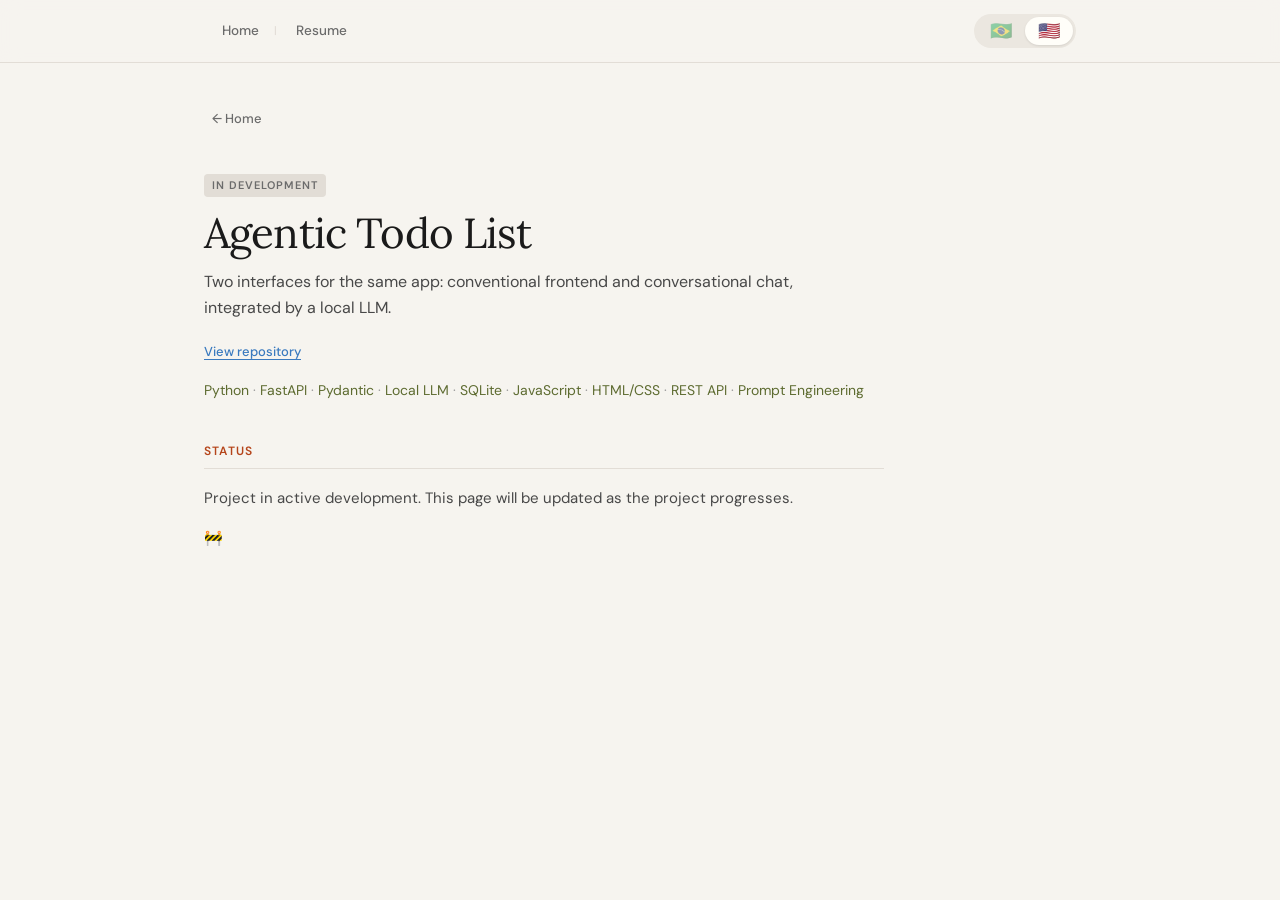
<file: projects/todo.html>
<!DOCTYPE html>
<html lang="en">
<head>
  <meta charset="UTF-8">
  <!-- Google tag (gtag.js) -->
  <script async src="https://www.googletagmanager.com/gtag/js?id=G-M17970733W"></script>
  <script>
    window.dataLayer = window.dataLayer || [];
    function gtag(){dataLayer.push(arguments);}
    gtag('js', new Date());
    gtag('config', 'G-M17970733W');
  </script>
  <meta name="viewport" content="width=device-width, initial-scale=1.0">
  <title>Agentic Todo List — Adriana Domênico</title>
  <link rel="icon" type="image/svg+xml" href="data:image/svg+xml,<svg xmlns='http://www.w3.org/2000/svg' viewBox='0 0 32 32'><rect width='32' height='32' rx='6' fill='%23b5451b'/><text x='16' y='22' font-family='sans-serif' font-size='14' font-weight='600' fill='white' text-anchor='middle'>AD</text></svg>">
  <link rel="preconnect" href="https://fonts.googleapis.com">
  <link rel="preconnect" href="https://fonts.gstatic.com" crossorigin>
  <link href="https://fonts.googleapis.com/css2?family=DM+Sans:opsz,wght@9..40,300;9..40,400;9..40,500;9..40,600&family=Lora:ital,wght@0,400;0,500;1,400&display=swap" rel="stylesheet">
  <link rel="stylesheet" href="../assets/base.css">
  <link rel="stylesheet" href="../assets/project-shared.css">
  <link rel="stylesheet" href="../assets/todo.css">
</head>
<body>

<div class="site-nav-wrapper"><header class="site-nav">
  <nav class="site-nav-links">
    <a href="../index.html" data-i18n="nav-home">Home</a>
    <a href="../index.html#resume" data-i18n="nav-resume">Currículo</a>
  </nav>
  <span class="lang-toggle">
    <button class="btn-lang" data-lang="pt">🇧🇷</button>
    <button class="btn-lang active" data-lang="en">🇺🇸</button>
  </span>
</header>
</div>

<main class="container">

  <a href="../index.html" class="back-link" data-i18n="label-back-home">← Projetos</a>

  <div class="project-header">
    <div class="wip-badge" data-i18n="wip-label">Em desenvolvimento</div>
    <h1 class="project-title">Agentic Todo List</h1>
    <p class="project-subtitle" data-i18n="todo-subtitle">
      Duas interfaces para o mesmo app: frontend convencional e chat conversacional, integrados por uma LLM local.
    </p>
    <div class="project-meta">
      <a href="https://github.com/amrdomenico/agentic-todo-list" target="_blank" rel="noopener noreferrer" data-i18n="label-view-repo">Ver repositório</a>
    </div>
    <div class="tag-list">
      <span class="tag">Python</span>
      <span class="tag">FastAPI</span>
      <span class="tag">Pydantic</span>
      <span class="tag">Local LLM</span>
      <span class="tag">SQLite</span>
      <span class="tag">JavaScript</span>
      <span class="tag">HTML/CSS</span>
      <span class="tag">REST API</span>
      <span class="tag">Prompt Engineering</span>
    </div>
  </div>

  <div class="project-body">

    <div class="project-section">
      <h2 data-i18n="section-status">Status</h2>
      <p data-i18n="todo-status-1">
        Projeto em desenvolvimento ativo. Esta página será atualizada conforme o projeto avança.
      </p>
      <p class="wip-emoji">🚧</p>
    </div>

  </div>

</main>

<script src="../js/main.js"></script>
<script>
  initI18n({
    pt: {
      'page-title':     'Agentic Todo List — Adriana Domênico',
      'wip-label':      'Em desenvolvimento',
      'todo-subtitle':  'Duas interfaces para o mesmo app: frontend convencional e chat conversacional, integrados por uma LLM local.',
      'section-status': 'Status',
      'todo-status-1':  'Projeto em desenvolvimento ativo. Esta página será atualizada conforme o projeto avança.',
    },
    en: {
      'page-title':     'Agentic Todo List — Adriana Domênico',
      'wip-label':      'In development',
      'todo-subtitle':  'Two interfaces for the same app: conventional frontend and conversational chat, integrated by a local LLM.',
      'section-status': 'Status',
      'todo-status-1':  'Project in active development. This page will be updated as the project progresses.',
    }
  });
</script>
</body>
</html>
</file>
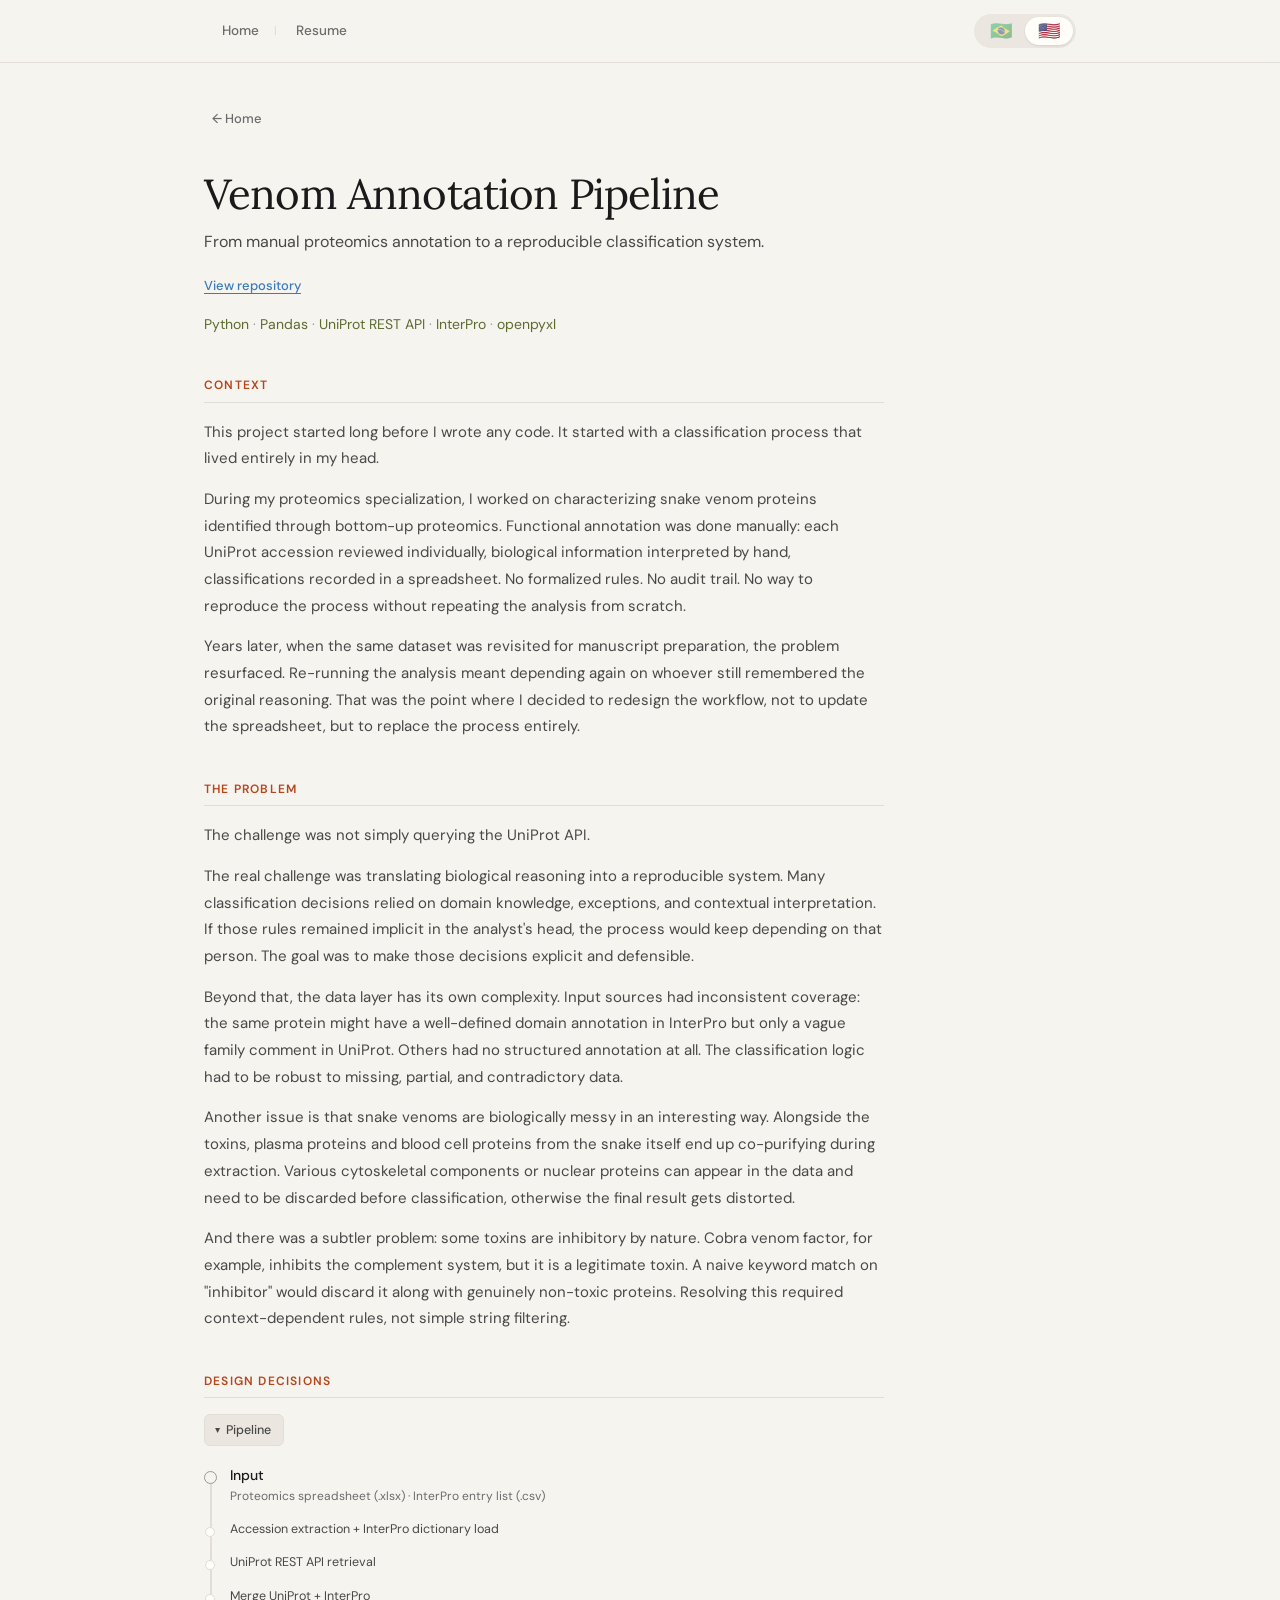
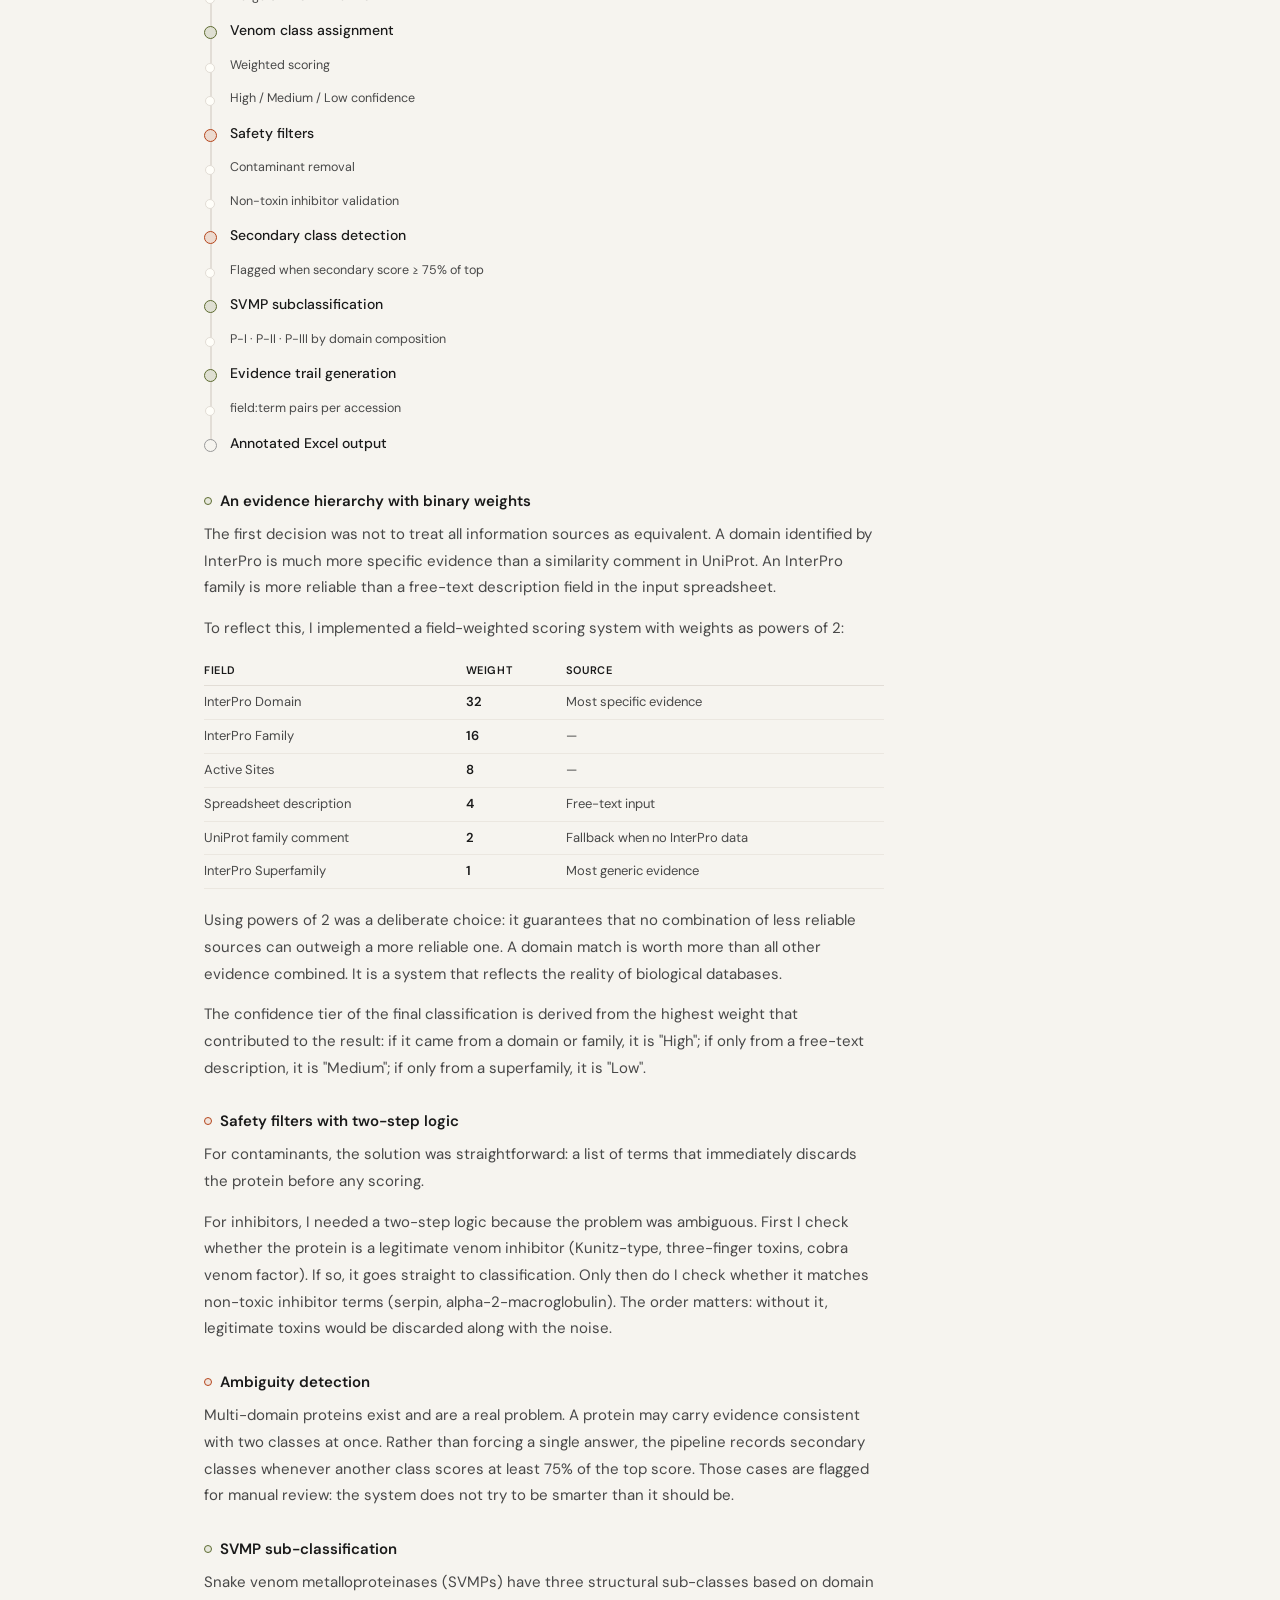
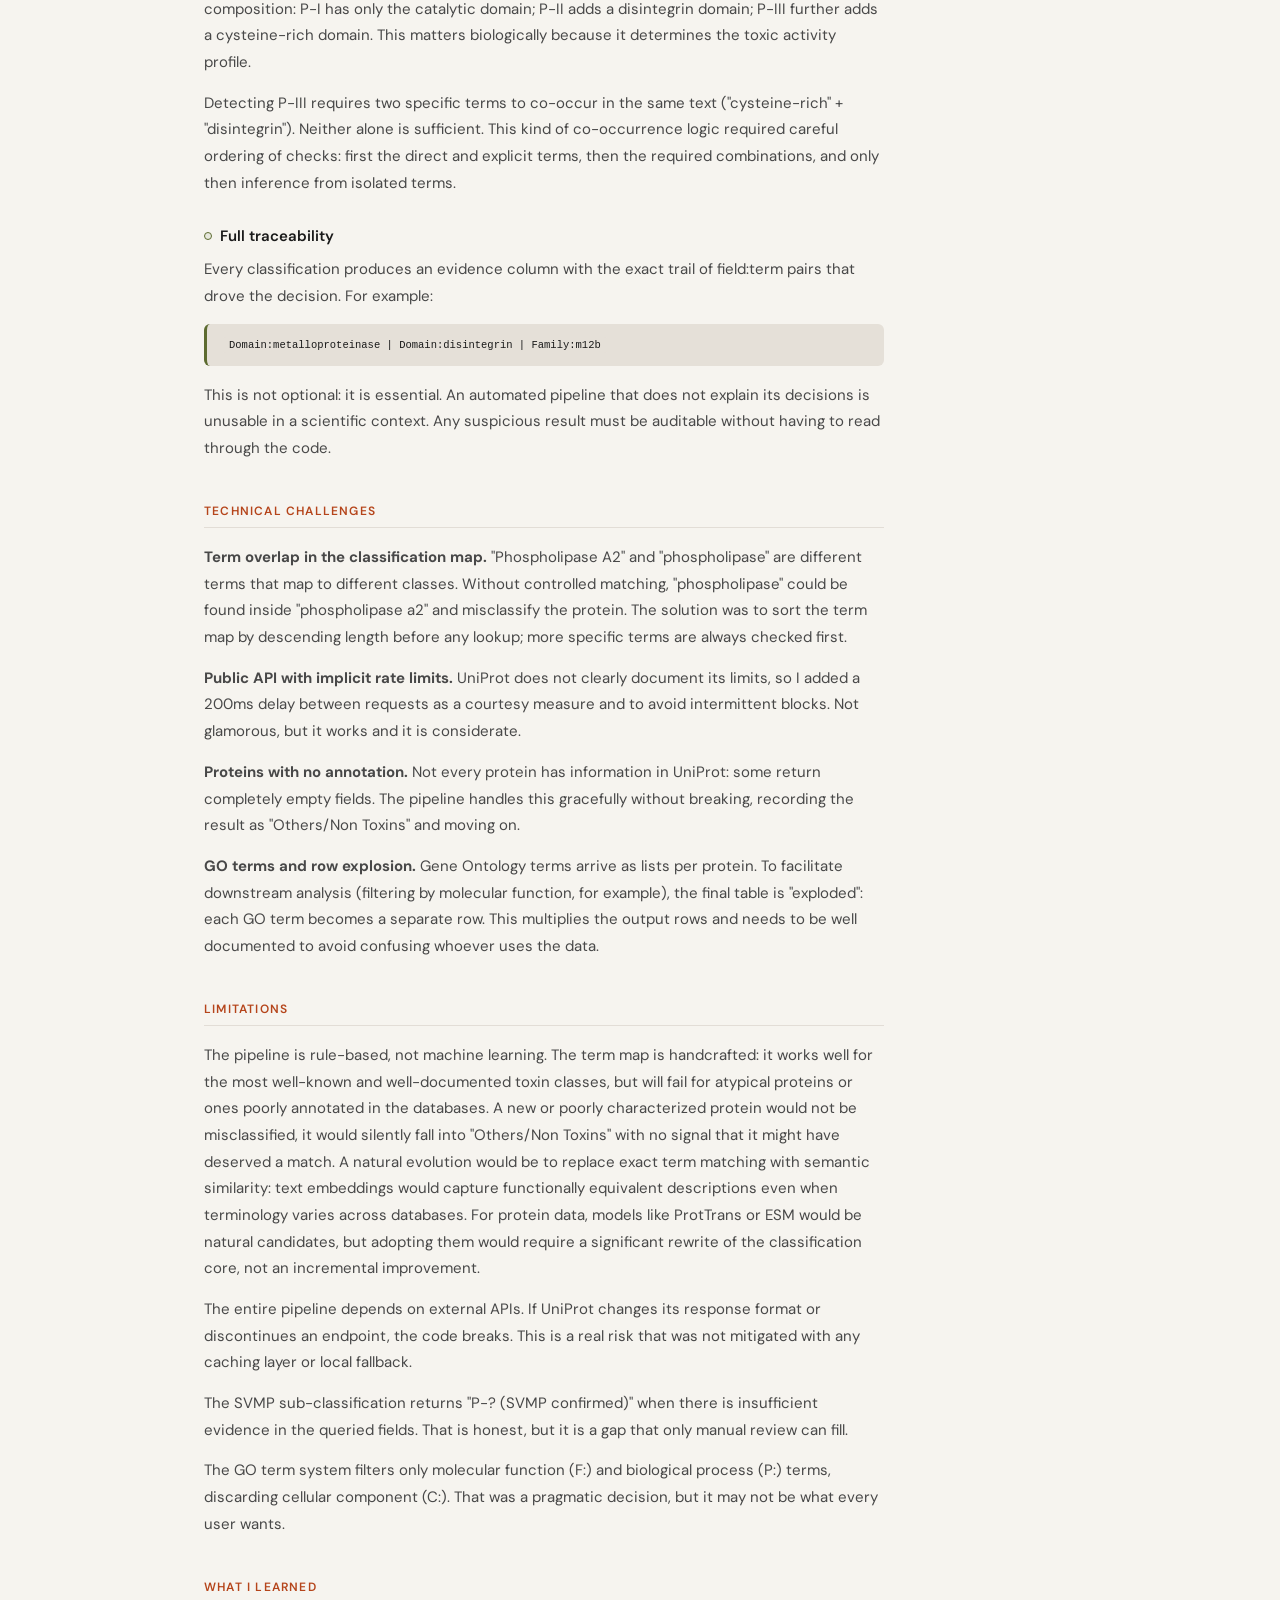
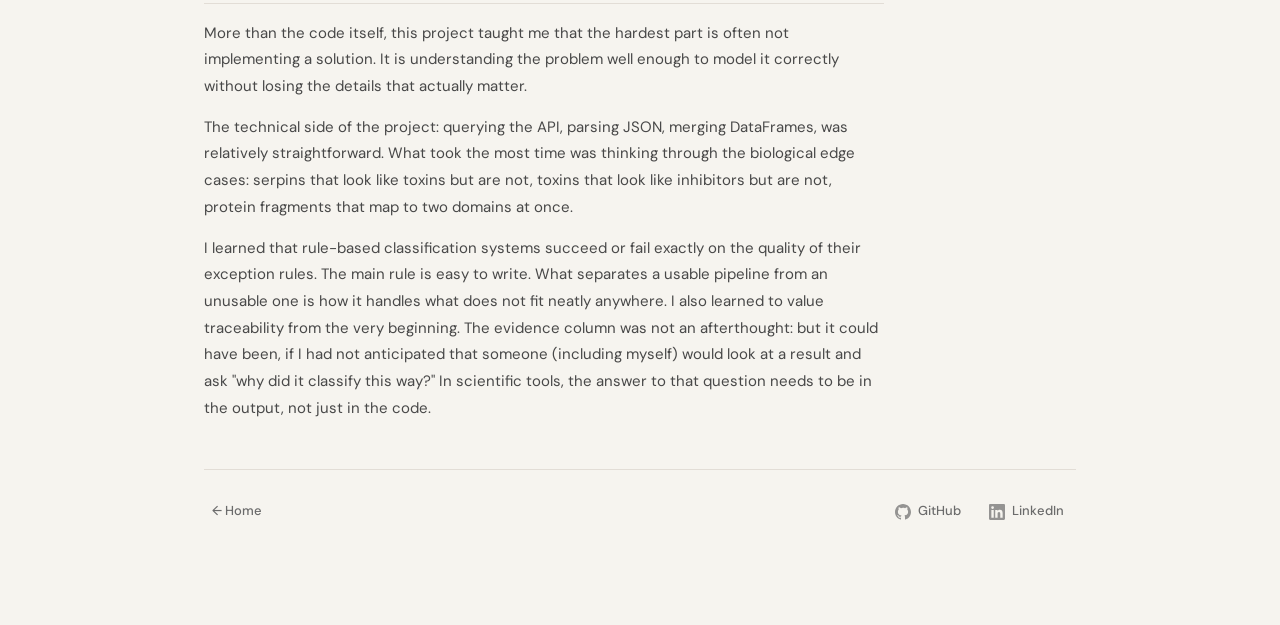
<file: projects/venom.html>
<!DOCTYPE html>
<html lang="en">
<head>
  <meta charset="UTF-8">
  <!-- Google tag (gtag.js) -->
  <script async src="https://www.googletagmanager.com/gtag/js?id=G-M17970733W"></script>
  <script>
    window.dataLayer = window.dataLayer || [];
    function gtag(){dataLayer.push(arguments);}
    gtag('js', new Date());
    gtag('config', 'G-M17970733W');
  </script>
  <meta name="viewport" content="width=device-width, initial-scale=1.0">
  <title>Venom Annotation Pipeline — Adriana Domênico</title>
  <link rel="icon" type="image/svg+xml" href="data:image/svg+xml,<svg xmlns='http://www.w3.org/2000/svg' viewBox='0 0 32 32'><rect width='32' height='32' rx='6' fill='%23b5451b'/><text x='16' y='22' font-family='sans-serif' font-size='14' font-weight='600' fill='white' text-anchor='middle'>AD</text></svg>">
  <link rel="preconnect" href="https://fonts.googleapis.com">
  <link rel="preconnect" href="https://fonts.gstatic.com" crossorigin>
  <link href="https://fonts.googleapis.com/css2?family=DM+Sans:opsz,wght@9..40,300;9..40,400;9..40,500;9..40,600&family=Lora:ital,wght@0,400;0,500;1,400&display=swap" rel="stylesheet">
  <link rel="stylesheet" href="../assets/base.css">
  <link rel="stylesheet" href="../assets/project-shared.css">
  <link rel="stylesheet" href="../assets/venom.css">
</head>
<body>

<div class="site-nav-wrapper"><header class="site-nav">
  <nav class="site-nav-links">
    <a href="../index.html" data-i18n="nav-home">Home</a>
    <a href="../index.html#resume" data-i18n="nav-resume">Currículo</a>
  </nav>
  <span class="lang-toggle">
    <button class="btn-lang" data-lang="pt">🇧🇷</button>
    <button class="btn-lang active" data-lang="en">🇺🇸</button>
  </span>
</header>
</div>

<main class="container">

  <a href="../index.html" class="back-link" data-i18n="label-back-home">← Projetos</a>

  <div class="project-header">
    <h1 class="project-title">Venom Annotation Pipeline</h1>
    <p class="project-subtitle" data-i18n="venom-subtitle">
      From manual proteomics annotation to a reproducible classification system.
    </p>
    <div class="project-meta">
      <a href="https://github.com/amrdomenico/venom-annotation-pipeline" target="_blank" rel="noopener noreferrer" data-i18n="label-view-repo">Ver repositório</a>
    </div>
    <div class="tag-list">
      <span class="tag">Python</span>
      <span class="tag">Pandas</span>
      <span class="tag">UniProt REST API</span>
      <span class="tag">InterPro</span>
      <span class="tag">openpyxl</span>
    </div>
  </div>

  <div class="project-body">

    <div class="project-section">
      <h2 data-i18n="venom-h-context">Context</h2>
      <p data-i18n="venom-p-ctx-1">This project started long before I wrote any code.</p>
      <p data-i18n="venom-p-ctx-2">During my proteomics specialization, I worked on the characterization of snake venom proteins identified through bottom-up proteomics. Functional annotation was done manually: each UniProt accession had to be reviewed individually, the biological information interpreted, and the classifications recorded in spreadsheets.</p>
      <p data-i18n="venom-p-ctx-3">Years later, when the same dataset was revisited for manuscript preparation, the problem resurfaced. Re-running the analysis meant depending again on whoever still remembered the original reasoning. That was the point where I decided to redesign the workflow, not to update the spreadsheet, but to replace the process entirely.</p>
    </div>

    <div class="project-section">
      <h2 data-i18n="venom-h-problem">The Problem</h2>
      <p data-i18n="venom-p-prb-1">The challenge was not simply querying the UniProt API.</p>
      <p data-i18n="venom-p-prb-2">The real challenge was translating biological reasoning into a reproducible system. Many classification decisions relied on domain knowledge, exceptions, and contextual interpretation. If those rules remained implicit in the analyst's head, the process would keep depending on that person. The goal was to make those decisions explicit and defensible.</p>
      <p data-i18n="venom-p-prb-3">Beyond that, biological databases are rich but inconsistent. The same protein may have a well-defined domain annotation in InterPro and a vague family comment in UniProt. Another may have solid family information but no catalogued domains. Some have almost nothing.</p>
      <p data-i18n="venom-p-prb-4">There is also the fact that snake venoms are biologically messy in an interesting way. Alongside the toxins, plasma proteins and blood cell proteins from the snake itself end up co-purifying during extraction. Actin, tubulin, and histones: these proteins appear in the data and must be discarded before classification, otherwise the final result gets distorted.</p>
      <p data-i18n="venom-p-prb-5">And there was another, subtler problem: some toxins are inhibitory by nature. Cobra venom factor, for example, inhibits the complement system, but it is a legitimate toxin. Discarding any protein with the word "inhibitor" in its name would be a serious mistake.</p>
    </div>

    <div class="project-section">
      <h2 data-i18n="venom-h-design">Design Decisions</h2>

      <details class="pipeline-details" open>
        <summary data-i18n="venom-pipeline-toggle">View pipeline</summary>
        <ol class="pipeline">
          <li class="pipeline-step pipeline-step--input">
            <span class="pipeline-label" data-i18n="venom-pl-input-label">Input</span>
            <span class="pipeline-sub" data-i18n="venom-pl-input-sub">Proteomics spreadsheet (.xlsx) · InterPro entry list (.csv)</span>
          </li>
          <li class="pipeline-step pipeline-step--detail">
            <span class="pipeline-label" data-i18n="venom-pl-extract">Accession extraction + InterPro dictionary load</span>
          </li>
          <li class="pipeline-step pipeline-step--detail">
            <span class="pipeline-label" data-i18n="venom-pl-api">UniProt REST API retrieval</span>
          </li>
          <li class="pipeline-step pipeline-step--detail">
            <span class="pipeline-label" data-i18n="venom-pl-enrich">Annotation enrichment</span>
          </li>
          <li class="pipeline-step pipeline-step--output">
            <span class="pipeline-label" data-i18n="venom-pl-class">Venom class assignment</span>
          </li>
          <li class="pipeline-step pipeline-step--detail">
            <span class="pipeline-label" data-i18n="venom-pl-scoring">Weighted scoring</span>
          </li>
          <li class="pipeline-step pipeline-step--detail">
            <span class="pipeline-label" data-i18n="venom-pl-class-sub">High / Medium / Low confidence</span>
          </li>
          <li class="pipeline-step pipeline-step--filter">
            <span class="pipeline-label" data-i18n="venom-pl-filters">Safety filters</span>
          </li>
          <li class="pipeline-step pipeline-step--detail">
            <span class="pipeline-label" data-i18n="venom-pl-filters-sub1">Contaminant removal</span>
          </li>
          <li class="pipeline-step pipeline-step--detail">
            <span class="pipeline-label" data-i18n="venom-pl-filters-sub2">Non-toxin inhibitor validation</span>
          </li>
          <li class="pipeline-step pipeline-step--filter">
            <span class="pipeline-label" data-i18n="venom-pl-ambiguity">Secondary class detection</span>
          </li>
          <li class="pipeline-step pipeline-step--detail">
            <span class="pipeline-label" data-i18n="venom-pl-ambiguity-sub">Flagged when secondary score ≥ 75% of top</span>
          </li>
          <li class="pipeline-step pipeline-step--output">
            <span class="pipeline-label" data-i18n="venom-pl-svmp">SVMP subclassification</span>
          </li>
          <li class="pipeline-step pipeline-step--detail">
            <span class="pipeline-label" data-i18n="venom-pl-svmp-sub">P-I · P-II · P-III by domain composition</span>
          </li>
          <li class="pipeline-step pipeline-step--output">
            <span class="pipeline-label" data-i18n="venom-pl-evidence">Evidence trail generation</span>
          </li>
          <li class="pipeline-step pipeline-step--detail">
            <span class="pipeline-label" data-i18n="venom-pl-evidence-sub">field:term pairs per accession</span>
          </li>
          <li class="pipeline-step pipeline-step--result">
            <span class="pipeline-label" data-i18n="venom-pl-output">Annotated Excel output</span>
          </li>
        </ol>
      </details>

      <h3 class="dot-output" data-i18n="venom-h-d-weights">An evidence hierarchy with binary weights</h3>
      <p data-i18n="venom-p-d-weights-1">The first decision was not to treat all information sources as equivalent. A domain identified by InterPro is much more specific evidence than a similarity comment in UniProt. An InterPro family is more reliable than a free-text description field in the input spreadsheet.</p>
      <p data-i18n="venom-p-d-weights-2">To reflect this, I implemented a field-weighted scoring system with weights as powers of 2:</p>
      <table class="evidence-table">
        <thead>
          <tr>
            <th data-i18n="venom-et-field">Field</th>
            <th data-i18n="venom-et-weight">Weight</th>
            <th data-i18n="venom-et-source">Source</th>
          </tr>
        </thead>
        <tbody>
          <tr><td data-i18n="venom-et-r1-field">InterPro Domain</td><td>32</td><td data-i18n="venom-et-r1-src">Most specific evidence</td></tr>
          <tr><td data-i18n="venom-et-r2-field">InterPro Family</td><td>16</td><td>—</td></tr>
          <tr><td data-i18n="venom-et-r3-field">Active Sites</td><td>8</td><td>—</td></tr>
          <tr><td data-i18n="venom-et-r4-field">Spreadsheet description</td><td>4</td><td data-i18n="venom-et-r4-src">Free-text input</td></tr>
          <tr><td data-i18n="venom-et-r5-field">UniProt family comment</td><td>2</td><td data-i18n="venom-et-r5-src">Fallback when no InterPro data</td></tr>
          <tr><td data-i18n="venom-et-r6-field">InterPro Superfamily</td><td>1</td><td data-i18n="venom-et-r6-src">Most generic evidence</td></tr>
        </tbody>
      </table>
      <p data-i18n="venom-p-d-weights-3">Using powers of 2 was a deliberate choice: it guarantees that no combination of less reliable sources can outweigh a more reliable one. A domain match is worth more than all other evidence combined. It is a system that reflects the reality of biological databases.</p>
      <p data-i18n="venom-p-d-weights-4">The confidence tier of the final classification is derived from the highest weight that contributed to the result: if it came from a domain or family, it is "High"; if only from a free-text description, it is "Medium"; if only from a superfamily, it is "Low".</p>

      <h3 class="dot-filter" data-i18n="venom-h-d-filters">Safety filters with two-step logic</h3>
      <p data-i18n="venom-p-d-filters-1">For contaminants, the solution was straightforward: a list of terms that immediately discards the protein before any scoring.</p>
      <p data-i18n="venom-p-d-filters-2">For inhibitors, I needed a two-step logic because the problem was ambiguous. First I check whether the protein is a legitimate venom inhibitor (Kunitz-type, three-finger toxins, cobra venom factor). If so, it goes straight to classification. Only then do I check whether it matches non-toxic inhibitor terms (serpin, alpha-2-macroglobulin). The order matters: without it, legitimate toxins would be discarded along with the noise.</p>

      <h3 class="dot-filter" data-i18n="venom-h-d-ambiguity">Ambiguity detection</h3>
      <p data-i18n="venom-p-d-ambiguity">Multi-domain proteins exist and are a real problem. A protein may carry evidence consistent with two classes at once. Rather than forcing a single answer, the pipeline records secondary classes whenever another class scores at least 75% of the top score. Those cases are flagged for manual review: the system does not try to be smarter than it should be.</p>

      <h3 class="dot-output" data-i18n="venom-h-d-svmp">SVMP sub-classification</h3>
      <p data-i18n="venom-p-d-svmp-1">Snake venom metalloproteinases (SVMPs) have three structural sub-classes based on domain composition: P-I has only the catalytic domain; P-II adds a disintegrin domain; P-III further adds a cysteine-rich domain. This matters biologically because it determines the toxic activity profile.</p>
      <p data-i18n="venom-p-d-svmp-2">Detecting P-III requires two specific terms to co-occur in the same text ("cysteine-rich" + "disintegrin"). Neither alone is sufficient. This kind of co-occurrence logic required careful ordering of checks: first the direct and explicit terms, then the required combinations, and only then inference from isolated terms.</p>

      <h3 class="dot-output" data-i18n="venom-h-d-trace">Full traceability</h3>
      <p data-i18n="venom-p-d-trace-1">Every classification produces an evidence column with the exact trail of field:term pairs that drove the decision. For example:</p>
      <pre class="code-block"><code>Domain:metalloproteinase | Domain:disintegrin | Family:m12b</code></pre>
      <p data-i18n="venom-p-d-trace-2">This is not optional: it is essential. An automated pipeline that does not explain its decisions is unusable in a scientific context. Any suspicious result must be auditable without having to read through the code.</p>
    </div>

    <div class="project-section">
      <h2 data-i18n="venom-h-challenges">Technical Challenges</h2>
      <p data-i18n="venom-p-tc-1"><strong>Term overlap in the classification map.</strong> "Phospholipase A2" and "phospholipase" are different terms that map to different classes. Without controlled matching, "phospholipase" could be found inside "phospholipase a2" and misclassify the protein. The solution was to sort the term map by descending length before any lookup; more specific terms are always checked first.</p>
      <p data-i18n="venom-p-tc-2"><strong>Public API with implicit rate limits.</strong> UniProt does not clearly document its limits, so I added a 200ms delay between requests as a courtesy measure and to avoid intermittent blocks. Not glamorous, but it works and it is considerate.</p>
      <p data-i18n="venom-p-tc-3"><strong>Proteins with no annotation.</strong> Not every protein has information in UniProt: some return completely empty fields. The pipeline handles this gracefully without breaking, recording the result as "Others/Non Toxins" and moving on.</p>
      <p data-i18n="venom-p-tc-4"><strong>GO terms and row explosion.</strong> Gene Ontology terms arrive as lists per protein. To facilitate downstream analysis (filtering by molecular function, for example), the final table is "exploded": each GO term becomes a separate row. This multiplies the output rows and needs to be well documented to avoid confusing whoever uses the data.</p>
    </div>

    <div class="project-section">
      <h2 data-i18n="venom-h-limitations">Limitations</h2>
      <p data-i18n="venom-p-lim-1">The pipeline is rule-based, not machine learning. The term map is handcrafted: it works well for the most well-known and well-documented toxin classes, but will fail for atypical proteins or ones poorly annotated in the databases. A new or poorly characterized protein would not be misclassified, it would silently fall into "Others/Non Toxins" with no signal that it might have deserved a match. A natural evolution would be to replace exact term matching with semantic similarity: text embeddings would capture functionally equivalent descriptions even when terminology varies across databases. For protein data, models like ProtTrans or ESM would be natural candidates, but adopting them would require a significant rewrite of the classification core, not an incremental improvement.</p>
      <p data-i18n="venom-p-lim-2">The entire pipeline depends on external APIs. If UniProt changes its response format or discontinues an endpoint, the code breaks. This is a real risk that was not mitigated with any caching layer or local fallback.</p>
      <p data-i18n="venom-p-lim-3">The SVMP sub-classification returns "P-? (SVMP confirmed)" when there is insufficient evidence in the queried fields. That is honest, but it is a gap that only manual review can fill.</p>
      <p data-i18n="venom-p-lim-4">The GO term system filters only molecular function (F:) and biological process (P:) terms, discarding cellular component (C:). That was a pragmatic decision, but it may not be what every user wants.</p>
    </div>

    <div class="project-section">
      <h2 data-i18n="venom-h-learned">What I Learned</h2>
      <p data-i18n="venom-p-learned-1">More than the code itself, this project taught me that the hardest part is often not implementing a solution. It is understanding the problem well enough to model it correctly without losing the details that actually matter.</p>
      <p data-i18n="venom-p-learned-2">The technical side of the project: querying the API, parsing JSON, merging DataFrames, was relatively straightforward. What took the most time was thinking through the biological edge cases: serpins that look like toxins but are not, toxins that look like inhibitors but are not, protein fragments that map to two domains at once.</p>
      <p data-i18n="venom-p-learned-3">I learned that rule-based classification systems succeed or fail exactly on the quality of their exception rules. The main rule is easy to write. What separates a usable pipeline from an unusable one is how it handles what does not fit neatly anywhere. I also learned to value traceability from the very beginning. The evidence column was not an afterthought: but it could have been, if I had not anticipated that someone (including myself) would look at a result and ask "why did it classify this way?" In scientific tools, the answer to that question needs to be in the output, not just in the code.</p>
    </div>

  </div>

  <nav class="project-page-footer">
    <a href="../index.html" class="back-link" data-i18n="label-back-home">← Projetos</a>
    <div class="project-footer-social">
      <a class="footer-icon-link" href="https://github.com/amrdomenico" target="_blank" rel="noopener noreferrer" aria-label="GitHub">
        <svg viewBox="0 0 24 24" fill="currentColor" aria-hidden="true" width="16" height="16">
          <path d="M12 0C5.374 0 0 5.373 0 12c0 5.302 3.438 9.8 8.207 11.387.599.111.793-.261.793-.577v-2.234c-3.338.726-4.033-1.416-4.033-1.416-.546-1.387-1.333-1.756-1.333-1.756-1.089-.745.083-.729.083-.729 1.205.084 1.839 1.237 1.839 1.237 1.07 1.834 2.807 1.304 3.492.997.107-.775.418-1.305.762-1.604-2.665-.305-5.467-1.334-5.467-5.931 0-1.311.469-2.381 1.236-3.221-.124-.303-.535-1.524.117-3.176 0 0 1.008-.322 3.301 1.23A11.509 11.509 0 0112 5.803c1.02.005 2.047.138 3.006.404 2.291-1.552 3.297-1.23 3.297-1.23.653 1.653.242 2.874.118 3.176.77.84 1.235 1.911 1.235 3.221 0 4.609-2.807 5.624-5.479 5.921.43.372.823 1.102.823 2.222v3.293c0 .319.192.694.801.576C20.566 21.797 24 17.3 24 12c0-6.627-5.373-12-12-12z"/>
        </svg>
        GitHub
      </a>
      <a class="footer-icon-link" href="https://linkedin.com/in/amrdomenico" target="_blank" rel="noopener noreferrer" aria-label="LinkedIn">
        <svg viewBox="0 0 24 24" fill="currentColor" aria-hidden="true" width="16" height="16">
          <path d="M20.447 20.452h-3.554v-5.569c0-1.328-.027-3.037-1.852-3.037-1.853 0-2.136 1.445-2.136 2.939v5.667H9.351V9h3.414v1.561h.046c.477-.9 1.637-1.85 3.37-1.85 3.601 0 4.267 2.37 4.267 5.455v6.286zM5.337 7.433a2.062 2.062 0 01-2.063-2.065 2.064 2.064 0 112.063 2.065zm1.782 13.019H3.555V9h3.564v11.452zM22.225 0H1.771C.792 0 0 .774 0 1.729v20.542C0 23.227.792 24 1.771 24h20.451C23.2 24 24 23.227 24 22.271V1.729C24 .774 23.2 0 22.222 0h.003z"/>
        </svg>
        LinkedIn
      </a>
    </div>
  </nav>

</main>

<script src="../js/main.js"></script>
<script>
  initI18n({
    pt: {
      'page-title':       'Venom Annotation Pipeline — Adriana Domênico',
      'venom-subtitle':   'De anotação manual de proteômica para um sistema de classificação reprodutível.',
      'venom-pipeline-toggle': 'Pipeline',
      'venom-pl-input-label':  'Entrada',
      'venom-pl-input-sub':    'Planilha de proteômica (.xlsx) · Lista de entradas InterPro (.csv)',
      'venom-pl-extract':      'Extração de accessions + carregamento do dicionário InterPro',
      'venom-pl-api':          'Consulta à UniProt REST API',
      'venom-pl-enrich':       'Merge UniProt + InterPro',
      'venom-pl-filters':      'Filtros de segurança',
      'venom-pl-filters-sub1': 'Remoção de contaminantes',
      'venom-pl-filters-sub2': 'Validação de inibidores não-tóxicos',
      'venom-pl-scoring':      'Scoring ponderado',
      'venom-pl-class':        'Atribuição de classe de veneno',
      'venom-pl-class-sub':    'Confiança High / Medium / Low',
      'venom-pl-svmp':         'Sub-classificação de SVMPs',
      'venom-pl-svmp-sub':     'P-I · P-II · P-III por composição de domínios',
      'venom-pl-ambiguity':    'Detecção de classe secundária',
      'venom-pl-ambiguity-sub':'Sinalizado quando score secundário ≥ 75% do topo',
      'venom-pl-evidence':     'Geração da trilha de evidências',
      'venom-pl-evidence-sub': 'Pares campo:termo por accession',
      'venom-pl-output':       'Output Excel anotado',

      'venom-h-context': 'Contexto',
      'venom-p-ctx-1':   'Esse projeto começou muito antes de eu escrever qualquer código. Começou com um processo de classificação que existia inteiramente na minha cabeça.',
      'venom-p-ctx-2':   'Durante minha especialização em proteômica, trabalhei na caracterização de proteínas de veneno de serpente identificadas por proteômica bottom-up. A anotação funcional era feita manualmente: cada accession do UniProt revisado individualmente, as informações biológicas interpretadas e as classificações registradas em planilhas. Sem regras formalizadas. Sem trilha de auditoria. Sem forma de reproduzir o processo sem refazer a análise do zero.',
      'venom-p-ctx-3':   'Anos mais tarde, quando o mesmo dataset foi revisitado para preparação de manuscrito, o problema ressurgiu. Reanalisar significava depender novamente de quem ainda se lembrava do raciocínio original. Foi nesse ponto que decidi redesenhar o fluxo, não para atualizar a planilha, mas para substituir o processo inteiro.',

      'venom-h-problem': 'O problema',
      'venom-p-prb-1':   'O desafio não era simplesmente consultar a API do UniProt.',
      'venom-p-prb-2':   'O desafio real era traduzir raciocínio biológico em um sistema reprodutível. Muitas decisões de classificação dependiam de conhecimento de domínio, exceções e interpretação contextual. Se essas regras permanecessem implícitas na cabeça de quem fazia a análise, o processo continuaria dependendo dessa pessoa. O objetivo era tornar essas decisões explícitas e defensáveis.',
      'venom-p-prb-3':   'Além disso, a camada de dados tem sua própria complexidade. As fontes de entrada tinham cobertura inconsistente: a mesma proteína podia ter uma anotação de domínio bem definida no InterPro e apenas um comentário de família vago no UniProt. Outras não tinham anotação estruturada alguma. A lógica de classificação precisava ser robusta a dados ausentes, parciais e contraditórios.',
      'venom-p-prb-4':   'Outra questão é que venenos de serpentes são biologicamente bagunçados de um jeito interessante. Junto com as toxinas, proteínas do plasma e de células sanguíneas da própria serpente acabam co-purificando durante a extração. Vários componentes citoesqueléticos ou proteínas nucleares podem aparecer nos dados e precisam ser descartados antes da classificação, senão o resultado final fica distorcido.',
      'venom-p-prb-5':   'E havia outro problema mais sutil: algumas toxinas são inibidoras por natureza. A cobra venom factor, por exemplo, inibe o sistema complemento, mas é uma toxina legítima. Um match ingênuo pela palavra "inibidor" a descartaria junto com proteínas genuinamente não-tóxicas. Resolver isso exigiu regras dependentes de contexto, não filtragem simples por string.',

      'venom-h-design':       'Decisões de design',
      'venom-h-d-weights':    'Uma hierarquia de evidências com pesos binários',
      'venom-p-d-weights-1':  'A primeira decisão foi não tratar todas as fontes de informação como equivalentes. Um domínio identificado pelo InterPro é uma evidência muito mais específica do que um comentário de similaridade no UniProt. Uma família InterPro é mais confiável do que o campo de descrição livre da planilha de entrada.',
      'venom-p-d-weights-2':  'Para refletir isso, implementei um sistema de pontuação ponderado por campo, com pesos em potências de 2:',
      'venom-et-field':    'Campo',
      'venom-et-weight':   'Peso',
      'venom-et-source':   'Fonte',
      'venom-et-r1-field': 'Domínio InterPro',
      'venom-et-r1-src':   'Evidência mais específica',
      'venom-et-r2-field': 'Família InterPro',
      'venom-et-r3-field': 'Sites ativos',
      'venom-et-r4-field': 'Descrição da planilha',
      'venom-et-r4-src':   'Texto livre da entrada',
      'venom-et-r5-field': 'Comentário de família UniProt',
      'venom-et-r5-src':   'Fallback quando não há InterPro',
      'venom-et-r6-field': 'Superfamília InterPro',
      'venom-et-r6-src':   'Evidência mais genérica',
      'venom-p-d-weights-3':  'Usar potências de 2 foi uma escolha deliberada: garante que nenhuma combinação de fontes menos confiáveis possa superar uma fonte mais confiável. Um domínio identificado vale mais do que todas as outras evidências juntas. É um sistema que reflete a realidade da biologia de bancos de dados.',
      'venom-p-d-weights-4':  'A confiança da classificação final é derivada do maior peso que contribuiu para o resultado: se veio de domínio ou família, é "High"; se veio só de descrição de texto livre, é "Medium"; se só de superfamília, é "Low".',
      'venom-h-d-filters':    'Filtros de segurança com lógica de dois passos',
      'venom-p-d-filters-1':  'Para os contaminantes, a solução foi direta: uma lista de termos que imediatamente descarta a proteína antes de qualquer scoring.',
      'venom-p-d-filters-2':  'Para os inibidores, precisei de uma lógica de dois passos porque o problema era ambíguo. Primeiro verifico se a proteína é um inibidor venenoso legítimo (Kunitz-type, three-finger toxins, cobra venom factor). Se sim, passa direto para classificação. Só então verifico se ela se encaixa nos termos de inibidor não tóxico (serpina, alfa-2-macroglobulina). Essa ordem importa: sem ela, toxinas legítimas seriam descartadas junto com o lixo.',
      'venom-h-d-ambiguity':  'Detecção da ambiguidade',
      'venom-p-d-ambiguity':  'Proteínas multi-domínio existem e são um problema real. Uma proteína pode conter evidências consistentes com duas classes ao mesmo tempo. Em vez de forçar uma resposta única, o pipeline registra classes secundárias quando a pontuação de outra classe chega a pelo menos 75% do melhor score. Esses casos são sinalizados para revisão manual: o sistema não tenta ser mais esperto do que deveria.',
      'venom-h-d-trace':      'Rastreabilidade total',
      'venom-p-d-trace-1':    'Cada classificação produz uma coluna de evidência com o trail exato dos pares campo:termo que levaram àquela decisão. Por exemplo:',
      'venom-p-d-trace-2':    'Isso não é opcional: é essencial. Um pipeline automatizado que não explica suas decisões é inutilizável em contexto científico. Qualquer resultado suspeito precisa ser auditável sem ter que reler o código.',
      'venom-h-d-svmp':       'Sub-classificação de SVMPs',
      'venom-p-d-svmp-1':     'As metaloproteases de veneno de serpente (SVMPs) têm três sub-classes estruturais baseadas na composição de domínios: P-I tem só o domínio catalítico; P-II adiciona um domínio disintegrina; P-III adiciona ainda um domínio rico em cisteína. Isso importa biologicamente porque determina o perfil de atividade tóxica.',
      'venom-p-d-svmp-2':     'A detecção de P-III exige que dois termos específicos co-ocorram no mesmo texto ("cysteine-rich" + "disintegrin"). Nenhum dos dois sozinho é suficiente. Esse tipo de lógica de co-ocorrência precisou de cuidado com a ordem das verificações: primeiro os termos diretos e explícitos, depois as combinações, e só então a inferência a partir de termos isolados.',

      'venom-h-challenges': 'Os desafios técnicos',
      'venom-p-tc-1': '<strong>Sobreposição de termos no mapa de classificação.</strong> "Phospholipase A2" e "phospholipase" são termos diferentes que mapeiam para classes diferentes. Se o matching não fosse controlado, "phospholipase" poderia ser encontrado dentro de "phospholipase a2" e classificar errado. A solução foi ordenar o mapa de termos por tamanho decrescente antes de qualquer busca; termos mais específicos são sempre verificados primeiro.',
      'venom-p-tc-2': '<strong>API pública com rate limit implícito.</strong> O UniProt não documenta claramente seus limites, então adicionei um delay de 200ms entre requisições como medida de cortesia e para evitar bloqueios intermitentes. Não é glamouroso, mas funciona e é considerado.',
      'venom-p-tc-3': '<strong>Proteínas sem anotação alguma.</strong> Nem toda proteína tem informações no UniProt: algumas retornam campos completamente vazios. O pipeline lida com isso graciosamente sem quebrar, registrando o resultado como "Others/Non Toxins" e seguindo em frente.',
      'venom-p-tc-4': '<strong>GO terms e explosão de linhas.</strong> Gene Ontology terms chegam como listas por proteína. Para facilitar análise downstream (filtrar por função molecular, por exemplo), a tabela final é "explodida": cada GO term vira uma linha separada. Isso multiplica as linhas do output e precisa ser bem documentado para não confundir quem for usar.',

      'venom-h-limitations': 'As limitações',
      'venom-p-lim-1': 'O pipeline é baseado em regras, não em aprendizado de máquina. O mapa de termos é artesanal: funciona bem para as classes de toxinas mais conhecidas e documentadas, mas vai falhar para proteínas atípicas ou mal anotadas nas bases de dados. Uma proteína nova ou pouco caracterizada não seria classificada errado, cairia silenciosamente em "Others/Non Toxins", sem qualquer sinalização de que talvez devesse ter sido capturada. Uma evolução natural seria substituir a correspondência exata de termos por similaridade semântica: embeddings de texto permitiriam capturar descrições funcionalmente equivalentes mesmo quando a terminologia varia entre bancos de dados. Para dados proteicos, modelos como ProtTrans ou ESM seriam candidatos naturais, mas adotá-los exigiria uma reescrita significativa do núcleo de classificação, não seria uma melhoria incremental.',
      'venom-p-lim-2': 'Todo o pipeline depende de APIs externas. Se o UniProt mudar seu formato de resposta ou descontinuar algum endpoint, o código quebra. Isso é um risco real que não foi mitigado com nenhuma camada de cache ou fallback local.',
      'venom-p-lim-3': 'A sub-classificação de SVMP retorna "P-? (SVMP confirmed)" quando não há evidência suficiente nos campos consultados. Isso é honesto, mas é um buraco que só revisão manual pode preencher.',
      'venom-p-lim-4': 'O sistema de GO terms filtra só os termos de função molecular (F:) e processo biológico (P:), descartando componente celular (C:). Essa foi uma decisão pragmática, mas pode não ser o que todos os usuários querem.',

      'venom-h-learned':    'O que aprendi',
      'venom-p-learned-1':  'Mais do que o código, esse projeto me ensinou que muitas vezes a parte mais difícil não é implementar uma solução. É entender o problema o suficiente para modelá-lo corretamente sem perder os detalhes que realmente importam.',
      'venom-p-learned-2':  'A parte técnica do projeto: fazer requisições à API, parsear JSON, fazer merges de DataFrames, foi relativamente direta. O que levou mais tempo foi pensar nos casos de borda biológicos: as serpinas que parecem toxinas mas não são, as toxinas que parecem inibidores mas são, os fragmentos de proteínas que mapeiam para dois domínios ao mesmo tempo.',
      'venom-p-learned-3':  'Aprendi que sistemas de classificação baseados em regras ficam bons ou ruins exatamente na qualidade das regras de exceção. A regra principal é fácil de escrever. O que separa um pipeline utilizável de um não-utilizável é como ele lida com o que não se encaixa perfeitamente em lugar nenhum. Também aprendi a valorizar rastreabilidade desde o início. A coluna de evidências não foi um afterthought: mas poderia ter sido, se eu não tivesse antecipado que alguém (inclusive eu mesma) ia olhar para um resultado e perguntar "por que classificou assim?". Em ferramentas científicas, a resposta a essa pergunta precisa estar no output, não só no código.',
    },
    en: {
      'page-title':       'Venom Annotation Pipeline — Adriana Domênico',
      'venom-subtitle':   'From manual proteomics annotation to a reproducible classification system.',
      'venom-pipeline-toggle': 'Pipeline',
      'venom-pl-input-label':  'Input',
      'venom-pl-input-sub':    'Proteomics spreadsheet (.xlsx) · InterPro entry list (.csv)',
      'venom-pl-extract':      'Accession extraction + InterPro dictionary load',
      'venom-pl-api':          'UniProt REST API retrieval',
      'venom-pl-enrich':       'Merge UniProt + InterPro',
      'venom-pl-filters':      'Safety filters',
      'venom-pl-filters-sub1': 'Contaminant removal',
      'venom-pl-filters-sub2': 'Non-toxin inhibitor validation',
      'venom-pl-scoring':      'Weighted scoring',
      'venom-pl-class':        'Venom class assignment',
      'venom-pl-class-sub':    'High / Medium / Low confidence',
      'venom-pl-svmp':         'SVMP subclassification',
      'venom-pl-svmp-sub':     'P-I · P-II · P-III by domain composition',
      'venom-pl-ambiguity':    'Secondary class detection',
      'venom-pl-ambiguity-sub':'Flagged when secondary score ≥ 75% of top',
      'venom-pl-evidence':     'Evidence trail generation',
      'venom-pl-evidence-sub': 'field:term pairs per accession',
      'venom-pl-output':       'Annotated Excel output',

      'venom-h-context': 'Context',
      'venom-p-ctx-1':   'This project started long before I wrote any code. It started with a classification process that lived entirely in my head.',
      'venom-p-ctx-2':   'During my proteomics specialization, I worked on characterizing snake venom proteins identified through bottom-up proteomics. Functional annotation was done manually: each UniProt accession reviewed individually, biological information interpreted by hand, classifications recorded in a spreadsheet. No formalized rules. No audit trail. No way to reproduce the process without repeating the analysis from scratch.',
      'venom-p-ctx-3':   'Years later, when the same dataset was revisited for manuscript preparation, the problem resurfaced. Re-running the analysis meant depending again on whoever still remembered the original reasoning. That was the point where I decided to redesign the workflow, not to update the spreadsheet, but to replace the process entirely.',

      'venom-h-problem': 'The Problem',
      'venom-p-prb-1':   'The challenge was not simply querying the UniProt API.',
      'venom-p-prb-2':   'The real challenge was translating biological reasoning into a reproducible system. Many classification decisions relied on domain knowledge, exceptions, and contextual interpretation. If those rules remained implicit in the analyst\'s head, the process would keep depending on that person. The goal was to make those decisions explicit and defensible.',
      'venom-p-prb-3':   'Beyond that, the data layer has its own complexity. Input sources had inconsistent coverage: the same protein might have a well-defined domain annotation in InterPro but only a vague family comment in UniProt. Others had no structured annotation at all. The classification logic had to be robust to missing, partial, and contradictory data.',
      'venom-p-prb-4':   'Another issue is that snake venoms are biologically messy in an interesting way. Alongside the toxins, plasma proteins and blood cell proteins from the snake itself end up co-purifying during extraction. Various cytoskeletal components or nuclear proteins can appear in the data and need to be discarded before classification, otherwise the final result gets distorted.',
      'venom-p-prb-5':   'And there was a subtler problem: some toxins are inhibitory by nature. Cobra venom factor, for example, inhibits the complement system, but it is a legitimate toxin. A naive keyword match on "inhibitor" would discard it along with genuinely non-toxic proteins. Resolving this required context-dependent rules, not simple string filtering.',

      'venom-h-design':       'Design Decisions',
      'venom-h-d-weights':    'An evidence hierarchy with binary weights',
      'venom-p-d-weights-1':  'The first decision was not to treat all information sources as equivalent. A domain identified by InterPro is much more specific evidence than a similarity comment in UniProt. An InterPro family is more reliable than a free-text description field in the input spreadsheet.',
      'venom-p-d-weights-2':  'To reflect this, I implemented a field-weighted scoring system with weights as powers of 2:',
      'venom-et-field':    'Field',
      'venom-et-weight':   'Weight',
      'venom-et-source':   'Source',
      'venom-et-r1-field': 'InterPro Domain',
      'venom-et-r1-src':   'Most specific evidence',
      'venom-et-r2-field': 'InterPro Family',
      'venom-et-r3-field': 'Active Sites',
      'venom-et-r4-field': 'Spreadsheet description',
      'venom-et-r4-src':   'Free-text input',
      'venom-et-r5-field': 'UniProt family comment',
      'venom-et-r5-src':   'Fallback when no InterPro data',
      'venom-et-r6-field': 'InterPro Superfamily',
      'venom-et-r6-src':   'Most generic evidence',
      'venom-p-d-weights-3':  'Using powers of 2 was a deliberate choice: it guarantees that no combination of less reliable sources can outweigh a more reliable one. A domain match is worth more than all other evidence combined. It is a system that reflects the reality of biological databases.',
      'venom-p-d-weights-4':  'The confidence tier of the final classification is derived from the highest weight that contributed to the result: if it came from a domain or family, it is "High"; if only from a free-text description, it is "Medium"; if only from a superfamily, it is "Low".',
      'venom-h-d-filters':    'Safety filters with two-step logic',
      'venom-p-d-filters-1':  'For contaminants, the solution was straightforward: a list of terms that immediately discards the protein before any scoring.',
      'venom-p-d-filters-2':  'For inhibitors, I needed a two-step logic because the problem was ambiguous. First I check whether the protein is a legitimate venom inhibitor (Kunitz-type, three-finger toxins, cobra venom factor). If so, it goes straight to classification. Only then do I check whether it matches non-toxic inhibitor terms (serpin, alpha-2-macroglobulin). The order matters: without it, legitimate toxins would be discarded along with the noise.',
      'venom-h-d-ambiguity':  'Ambiguity detection',
      'venom-p-d-ambiguity':  'Multi-domain proteins exist and are a real problem. A protein may carry evidence consistent with two classes at once. Rather than forcing a single answer, the pipeline records secondary classes whenever another class scores at least 75% of the top score. Those cases are flagged for manual review: the system does not try to be smarter than it should be.',
      'venom-h-d-trace':      'Full traceability',
      'venom-p-d-trace-1':    'Every classification produces an evidence column with the exact trail of field:term pairs that drove the decision. For example:',
      'venom-p-d-trace-2':    'This is not optional: it is essential. An automated pipeline that does not explain its decisions is unusable in a scientific context. Any suspicious result must be auditable without having to read through the code.',
      'venom-h-d-svmp':       'SVMP sub-classification',
      'venom-p-d-svmp-1':     'Snake venom metalloproteinases (SVMPs) have three structural sub-classes based on domain composition: P-I has only the catalytic domain; P-II adds a disintegrin domain; P-III further adds a cysteine-rich domain. This matters biologically because it determines the toxic activity profile.',
      'venom-p-d-svmp-2':     'Detecting P-III requires two specific terms to co-occur in the same text ("cysteine-rich" + "disintegrin"). Neither alone is sufficient. This kind of co-occurrence logic required careful ordering of checks: first the direct and explicit terms, then the required combinations, and only then inference from isolated terms.',

      'venom-h-challenges': 'Technical Challenges',
      'venom-p-tc-1': '<strong>Term overlap in the classification map.</strong> "Phospholipase A2" and "phospholipase" are different terms that map to different classes. Without controlled matching, "phospholipase" could be found inside "phospholipase a2" and misclassify the protein. The solution was to sort the term map by descending length before any lookup; more specific terms are always checked first.',
      'venom-p-tc-2': '<strong>Public API with implicit rate limits.</strong> UniProt does not clearly document its limits, so I added a 200ms delay between requests as a courtesy measure and to avoid intermittent blocks. Not glamorous, but it works and it is considerate.',
      'venom-p-tc-3': '<strong>Proteins with no annotation.</strong> Not every protein has information in UniProt: some return completely empty fields. The pipeline handles this gracefully without breaking, recording the result as "Others/Non Toxins" and moving on.',
      'venom-p-tc-4': '<strong>GO terms and row explosion.</strong> Gene Ontology terms arrive as lists per protein. To facilitate downstream analysis (filtering by molecular function, for example), the final table is "exploded": each GO term becomes a separate row. This multiplies the output rows and needs to be well documented to avoid confusing whoever uses the data.',

      'venom-h-limitations': 'Limitations',
      'venom-p-lim-1': 'The pipeline is rule-based, not machine learning. The term map is handcrafted: it works well for the most well-known and well-documented toxin classes, but will fail for atypical proteins or ones poorly annotated in the databases. A new or poorly characterized protein would not be misclassified, it would silently fall into "Others/Non Toxins" with no signal that it might have deserved a match. A natural evolution would be to replace exact term matching with semantic similarity: text embeddings would capture functionally equivalent descriptions even when terminology varies across databases. For protein data, models like ProtTrans or ESM would be natural candidates, but adopting them would require a significant rewrite of the classification core, not an incremental improvement.',
      'venom-p-lim-2': 'The entire pipeline depends on external APIs. If UniProt changes its response format or discontinues an endpoint, the code breaks. This is a real risk that was not mitigated with any caching layer or local fallback.',
      'venom-p-lim-3': 'The SVMP sub-classification returns "P-? (SVMP confirmed)" when there is insufficient evidence in the queried fields. That is honest, but it is a gap that only manual review can fill.',
      'venom-p-lim-4': 'The GO term system filters only molecular function (F:) and biological process (P:) terms, discarding cellular component (C:). That was a pragmatic decision, but it may not be what every user wants.',

      'venom-h-learned':   'What I Learned',
      'venom-p-learned-1': 'More than the code itself, this project taught me that the hardest part is often not implementing a solution. It is understanding the problem well enough to model it correctly without losing the details that actually matter.',
      'venom-p-learned-2': 'The technical side of the project: querying the API, parsing JSON, merging DataFrames, was relatively straightforward. What took the most time was thinking through the biological edge cases: serpins that look like toxins but are not, toxins that look like inhibitors but are not, protein fragments that map to two domains at once.',
      'venom-p-learned-3': 'I learned that rule-based classification systems succeed or fail exactly on the quality of their exception rules. The main rule is easy to write. What separates a usable pipeline from an unusable one is how it handles what does not fit neatly anywhere. I also learned to value traceability from the very beginning. The evidence column was not an afterthought: but it could have been, if I had not anticipated that someone (including myself) would look at a result and ask "why did it classify this way?" In scientific tools, the answer to that question needs to be in the output, not just in the code.',
    }
  });
</script>
</body>
</html>
</file>
<file: assets/base.css>
/* ═══════════════════════════════════════════════
   base.css — shared styles across all pages
   ═══════════════════════════════════════════════ */

/* ── Tokens ── */
:root {
  --ink:             #1a1a1a;
  --ink-mid:         #484848;
  --ink-light:       #6b6b6b;
  --ink-faint:       #999999;
  --accent:          #b5451b;
  --accent-hover:    #923812;
  --accent-subtle:   rgba(181, 69, 27, 0.08);
  --olive:           #5d6b30;
  --olive-hover:     #4a5526;
  --olive-subtle:    rgba(93, 107, 48, 0.09);
  --rule:            #e2ddd6;
  --rule-light:      #ebe7e0;
  --bg:              #f6f4ef;
  --white:           #fffef9;
  --link-blue:       #3a7abf;
  --link-blue-hover: #2a5d96;
  --shadow-sm: 0 1px 3px rgba(0,0,0,0.06), 0 1px 2px rgba(0,0,0,0.04);
  --shadow-md: 0 4px 16px rgba(0,0,0,0.08), 0 1px 4px rgba(0,0,0,0.04);
  --radius:    10px;
  --radius-sm: 6px;
}

/* ── Reset ── */
*, *::before, *::after { box-sizing: border-box; margin: 0; padding: 0; }

/* ── Base ── */
body {
  background: var(--bg);
  font-family: 'DM Sans', sans-serif;
  color: var(--ink);
  -webkit-font-smoothing: antialiased;
  -moz-osx-font-smoothing: grayscale;
  text-rendering: optimizeLegibility;
  font-size: 15px;
  line-height: 1.6;
}

a { color: var(--accent); text-decoration: none; }
a:hover { color: var(--accent-hover); }

:focus-visible {
  outline: 2px solid var(--accent);
  outline-offset: 3px;
  border-radius: 2px;
}

/* ══════════════════════════
   Nav
   ══════════════════════════ */
.site-nav-wrapper {
  position: sticky;
  top: 0;
  z-index: 100;
  background: color-mix(in srgb, var(--bg) 92%, transparent);
  backdrop-filter: blur(10px);
  -webkit-backdrop-filter: blur(10px);
  border-bottom: 1px solid var(--rule);
}

.site-nav {
  max-width: 920px;
  margin: 0 auto;
  padding: 14px 24px;
  display: flex;
  justify-content: space-between;
  align-items: center;
}

.site-nav-links { display: flex; gap: 0; align-items: center; }
.site-nav-links a { position: relative; }

.site-nav-links a:not(:last-child)::after {
  content: '|';
  position: absolute;
  right: 0;
  top: 50%;
  transform: translateY(-50%);
  color: var(--rule);
  font-size: 11px;
  pointer-events: none;
}

.site-nav-links a {
  font-size: 13.5px;
  font-weight: 500;
  color: var(--ink-light);
  text-decoration: none;
  padding: 6px 18px;
  border-radius: var(--radius-sm);
  transition: color 0.15s, background 0.15s;
  letter-spacing: 0.01em;
}

.site-nav-links a:hover  { color: var(--ink); background: var(--rule-light); }
.site-nav-links a.active { color: var(--accent); background: var(--accent-subtle); font-weight: 600; }

.lang-toggle {
  position: relative;
  display: inline-flex;
  gap: 0;
  background: var(--rule-light);
  border-radius: 22px;
  padding: 3px;
}

.lang-toggle::before {
  content: '';
  position: absolute;
  top: 3px;
  left: 3px;
  width: calc(50% - 3px);
  height: calc(100% - 6px);
  background: var(--white);
  border-radius: 18px;
  box-shadow: var(--shadow-sm);
  transition: transform 0.24s cubic-bezier(0.4, 0, 0.2, 1);
  pointer-events: none;
  z-index: 0;
}

.lang-toggle[data-active="en"]::before { transform: translateX(100%); }

.btn-lang {
  position: relative;
  z-index: 1;
  font-size: 18px;
  background: transparent;
  border: none;
  padding: 5px 13px;
  border-radius: 18px;
  cursor: pointer;
  line-height: 1;
  opacity: 0.4;
  transition: opacity 0.18s, transform 0.1s;
  min-width: 44px;
  text-align: center;
}

.btn-lang:hover  { opacity: 0.7; }
.btn-lang:active { transform: scale(0.92); }
.btn-lang.active { opacity: 1; }

/* ══════════════════════════
   Layout
   ══════════════════════════ */
.container {
  max-width: 920px;
  margin: 0 auto;
  padding: 40px 24px 96px;
}

/* ══════════════════════════
   Site footer
   ══════════════════════════ */
.site-footer {
  margin-top: 64px;
  padding-top: 24px;
  border-top: 1px solid var(--rule);
  display: flex;
  align-items: center;
  gap: 8px;
}

.footer-icon-link {
  display: inline-flex;
  align-items: center;
  gap: 7px;
  font-size: 13px;
  font-weight: 500;
  color: var(--ink-light);
  text-decoration: none;
  padding: 7px 12px;
  border-radius: var(--radius-sm);
  transition: color 0.15s, background 0.15s;
}

.footer-icon-link:hover { color: var(--ink); background: var(--rule-light); }

.footer-icon-link svg {
  width: 16px;
  height: 16px;
  flex-shrink: 0;
  opacity: 0.7;
}

.footer-icon-link:hover svg { opacity: 1; }

/* ══════════════════════════
   Mobile
   ══════════════════════════ */
@media (max-width: 640px) {
  .site-nav { flex-direction: row; align-items: center; padding: 12px 16px; }
  .container { padding: 28px 16px 72px; }
}

/* ══════════════════════════
   Print
   ══════════════════════════ */
@media print {
  .site-nav  { display: none !important; }
  .back-link { display: none !important; }
}
</file>
<file: assets/index.css>
/* ═══════════════════════════════════════════════
   index.css — specific to index.html (SPA: home + resume)
   Requires: base.css
   ═══════════════════════════════════════════════ */

/* ══════════════════════════
   Section label
   ══════════════════════════ */
.section-label {
  font-size: 12px;
  font-weight: 600;
  letter-spacing: 0.1em;
  text-transform: uppercase;
  color: var(--olive);
  border-bottom: 1px solid var(--rule);
  padding-bottom: 8px;
  margin-bottom: 24px;
}

/* ══════════════════════════
   Home hero
   ══════════════════════════ */
.hero {
  padding: 64px 0 52px;
  margin-bottom: 48px;
}

.hero h1 {
  font-family: 'Lora', serif;
  font-size: 56px;
  font-weight: 400;
  line-height: 1.02;
  color: var(--ink);
  letter-spacing: -0.02em;
  margin-bottom: 18px;
}

.hero-subtitle {
  font-size: 17px;
  color: var(--ink-mid);
  line-height: 1.7;
  max-width: 760px;
  font-weight: 400;
}

/* ══════════════════════════
   Project cards
   ══════════════════════════ */
.card-grid {
  display: grid;
  grid-template-columns: repeat(auto-fill, minmax(270px, 1fr));
  gap: 14px;
}

.card {
  position: relative;
  background: var(--white);
  border: 1px solid var(--rule);
  border-radius: var(--radius);
  padding: 22px 24px 24px;
  display: flex;
  flex-direction: column;
  gap: 10px;
  transition: border-color 0.2s, box-shadow 0.2s, transform 0.15s;
  cursor: pointer;
}

.card:hover {
  border-color: transparent;
  box-shadow: var(--shadow-md);
  transform: translateY(-2px);
}

.card::after {
  content: '›';
  position: absolute;
  bottom: 20px;
  right: 20px;
  font-size: 18px;
  color: var(--ink-faint);
  line-height: 1;
  pointer-events: none;
  transition: color 0.15s;
}

.card:hover::after { color: var(--accent); }

.card h3 a::after {
  content: '';
  position: absolute;
  inset: 0;
  border-radius: var(--radius);
}

.card h3 {
  font-size: 15px;
  font-weight: 600;
  line-height: 1.3;
  letter-spacing: -0.01em;
}

.card h3 a { color: var(--ink); transition: color 0.15s; }
.card h3 a:hover { color: var(--accent); }

.card p {
  font-size: 13.5px;
  color: var(--ink-mid);
  line-height: 1.65;
  flex: 1;
}

.card-stack {
  font-size: 11.5px;
  color: var(--olive);
  letter-spacing: 0.01em;
  margin-top: 6px;
}

/* ══════════════════════════
   Resume section wrapper
   ══════════════════════════ */
.resume-wrapper { padding: 24px 24px 72px; }

/* ══════════════════════════
   Resume styles
   ══════════════════════════ */
@page { size: A4; margin: 13mm 17mm 11mm 17mm; }

.page .section-label { margin: 0 0 9px 0; padding-bottom: 3px; }

.page {
  max-width: 800px;
  margin: 0 auto;
  background: var(--white);
  padding: 36px 48px 24px;
  box-shadow: 0 4px 30px rgba(0,0,0,0.07);
  border-radius: 10px;
}

.resume-header {
  margin-bottom: 18px;
  padding-bottom: 12px;
  border-bottom: 1.5px solid var(--ink);
}

.resume-header h1 {
  font-family: 'Lora', serif;
  font-size: 40px;
  font-weight: 400;
  line-height: 1.05;
  color: var(--ink);
}

.header-title {
  font-size: 13px;
  font-weight: 500;
  letter-spacing: 1.8px;
  text-transform: uppercase;
  color: var(--accent);
  margin-top: 5px;
}

.header-meta-row {
  display: flex;
  justify-content: space-between;
  margin-top: 10px;
  font-size: 12px;
  color: var(--ink-light);
}

.resume-social-links { display: flex; align-items: center; gap: 14px; }

.resume-social-link {
  display: inline-flex;
  align-items: center;
  gap: 4px;
  font-size: 12px;
  color: var(--link-blue);
  text-decoration: none;
  transition: color 0.15s;
}

.resume-social-link:hover { color: var(--link-blue-hover); }

.resume-social-link svg {
  width: 12px;
  height: 12px;
  flex-shrink: 0;
  opacity: 0.75;
}

.section { margin-top: 18px; }

.summary { font-size: 13px; line-height: 1.6; color: var(--ink-mid); }

.skills-line { font-size: 13px; color: var(--ink-mid); line-height: 1.7; }

.skill-cat {
  font-weight: 600;
  color: var(--ink);
  font-size: 11px;
  margin-top: 5px;
  display: block;
  text-transform: uppercase;
  letter-spacing: 0.4px;
}

.entry { margin-top: 13px; page-break-inside: avoid; }
.entry:first-of-type { margin-top: 7px; }

.entry-header {
  display: flex;
  justify-content: space-between;
  align-items: baseline;
  gap: 12px;
  margin-bottom: 7px;
}

.entry-title-group { display: flex; align-items: baseline; gap: 8px; flex-wrap: wrap; }

.entry-role { font-size: 14px; font-weight: 600; color: var(--ink); line-height: 1.3; }
.entry-date { font-size: 11px; color: var(--ink-light); white-space: nowrap; flex-shrink: 0; }
.entry-org  { font-size: 12px; color: var(--ink-light); font-style: italic; }
.entry-org span { font-size: 11px; }

ul.bullets { list-style: none; padding: 0; margin-top: 3px; }

ul.bullets li {
  font-size: 13px;
  line-height: 1.6;
  color: var(--ink-mid);
  padding-left: 13px;
  position: relative;
  margin-bottom: 6px;
}

ul.bullets li::before {
  content: '—';
  position: absolute;
  left: 0;
  color: var(--olive);
  font-size: 11px;
}

.edu-table { width: 100%; border-collapse: collapse; page-break-inside: avoid; }

.edu-table td {
  padding: 7px 0;
  vertical-align: baseline;
  border-top: 1px solid var(--rule);
  font-size: 13px;
}

.edu-table tr:first-child td { border-top: none; }
.edu-table tr:last-child  td { border-bottom: 1px solid var(--rule); }

.edu-period { width: 96px; color: var(--ink-light); font-size: 11px; }
.edu-degree { font-weight: 600; color: var(--ink); }
.edu-inst   { font-style: italic; color: var(--ink-mid); margin-left: 5px; font-size: 12px; }

.lang-badge      { display: flex; gap: 20px; font-size: 12px; color: var(--ink-light); }
.lang-name       { font-weight: 600; color: var(--ink-mid); }
.footer-location { font-size: 11px; color: var(--ink-light); }

.footer-row {
  margin-top: 18px;
  padding-top: 10px;
  border-top: 1.5px solid var(--ink);
  display: flex;
  justify-content: space-between;
  align-items: center;
  page-break-inside: avoid;
}

/* ══════════════════════════
   Mobile
   ══════════════════════════ */
@media (max-width: 640px) {
  .hero { padding: 40px 0 40px; margin-bottom: 36px; }
  .hero h1 { font-size: 38px; letter-spacing: -0.015em; }
  .hero-subtitle { font-size: 15px; }
  .card-grid { grid-template-columns: 1fr; }
  .resume-wrapper { padding: 16px 0 40px; }
}

@media (max-width: 600px) {
  .page { padding: 24px 20px 20px; }
  .resume-header h1 { font-size: 28px; }
  .header-title { font-size: 11px; letter-spacing: 1.2px; }
  .header-meta-row { flex-direction: column; gap: 5px; }
  .resume-social-links { gap: 10px; flex-wrap: wrap; }
  .entry-header { flex-direction: column; gap: 2px; }
  .footer-row { flex-direction: column; align-items: flex-start; gap: 6px; }
}

@media print {
  .resume-wrapper { padding: 0; }
  .page { box-shadow: none; border-radius: 0; padding: 0; max-width: 100%; }
}
</file>
<file: assets/project-shared.css>
/* ═══════════════════════════════════════════════
   project-shared.css — common styles for all project detail pages
   Requires: base.css
   ═══════════════════════════════════════════════ */

/* ── Navigation ── */
.back-link {
  display: inline-flex;
  align-items: center;
  gap: 6px;
  font-size: 13px;
  font-weight: 500;
  color: var(--ink-light);
  text-decoration: none;
  margin-bottom: 36px;
  padding: 6px 12px 6px 8px;
  border-radius: var(--radius-sm);
  transition: color 0.15s, background 0.15s, gap 0.15s;
}

.back-link:hover { color: var(--ink); background: var(--rule-light); gap: 10px; }

/* ── Project header ── */
.project-header { margin-bottom: 40px; }

.project-title {
  font-family: 'Lora', serif;
  font-size: 42px;
  font-weight: 400;
  line-height: 1.08;
  color: var(--ink);
  letter-spacing: -0.02em;
  margin-bottom: 12px;
}

.project-subtitle {
  font-size: 16px;
  color: var(--ink-mid);
  line-height: 1.65;
  max-width: 600px;
  margin-bottom: 20px;
}

.project-meta {
  display: flex;
  align-items: center;
  gap: 16px;
  flex-wrap: wrap;
  margin-bottom: 16px;
}

.project-meta a {
  font-size: 13px;
  font-weight: 500;
  color: var(--link-blue);
  text-decoration: underline;
  text-underline-offset: 3px;
  transition: color 0.15s;
}

.project-meta a:hover { color: var(--link-blue-hover); }

.tag-list { line-height: 1.6; margin-top: 14px; }

.tag { display: inline; font-size: 14px; color: #5d6b30; font-weight: 400; }
.tag + .tag::before { content: ' · '; color: var(--ink-faint); }

/* ── Project body ── */
.project-body { max-width: 680px; }

.project-section { margin-top: 40px; }

.project-section h2 {
  font-size: 12px;
  font-weight: 600;
  letter-spacing: 0.1em;
  text-transform: uppercase;
  color: var(--accent);
  border-bottom: 1px solid var(--rule);
  padding-bottom: 6px;
  margin-bottom: 16px;
}

.project-section p {
  font-size: 15px;
  color: var(--ink-mid);
  line-height: 1.78;
  margin-bottom: 14px;
}

.project-section p:last-child { margin-bottom: 0; }

/* ── h3 with dot indicator (used by venom + spoiler) ── */
.project-section h3 {
  font-size: 15px;
  font-weight: 600;
  color: var(--ink);
  margin-top: 28px;
  margin-bottom: 8px;
  display: flex;
  align-items: center;
  gap: 8px;
}

.project-section h3::before {
  content: '';
  width: 8px;
  height: 8px;
  border-radius: 50%;
  border: 1.5px solid var(--rule);
  background: var(--rule-light);
  flex-shrink: 0;
}

/* ── Inline code (used by venom + spoiler) ── */
code {
  font-family: 'SFMono-Regular', Menlo, Monaco, Consolas, 'Liberation Mono', monospace;
  font-size: 0.84em;
  background: #e5e0d8;
  padding: 2px 6px;
  border-radius: 3px;
  color: var(--ink);
}

/* ── Page footer ── */
.project-page-footer {
  display: flex;
  justify-content: space-between;
  align-items: center;
  margin-top: 48px;
  padding-top: 24px;
  border-top: 1px solid var(--rule);
}

.project-page-footer .back-link { margin-bottom: 0; }
.project-footer-social { display: flex; gap: 4px; }

/* ── Mobile ── */
@media (max-width: 640px) {
  .project-title { font-size: 30px; }
}
</file>
<file: assets/spoiler.css>
/* ═══════════════════════════════════════════════
   spoiler.css — specific to projects/spoiler.html
   Requires: base.css + project-shared.css
   ═══════════════════════════════════════════════ */

/* ── h3 dot color variants + no-dot ── */
.project-section h3.dot-filter::before { border-color: var(--accent); background: var(--accent-subtle); }
.project-section h3.dot-output::before { border-color: var(--olive);  background: var(--olive-subtle); }
.project-section h3.no-dot { gap: 0; }
.project-section h3.no-dot::before { display: none; }
</file>
<file: assets/todo.css>
/* ═══════════════════════════════════════════════
   todo.css — specific to projects/todo.html
   Requires: base.css + project-shared.css
   ═══════════════════════════════════════════════ */

/* ── WIP emoji ── */
.wip-emoji {
  font-size: 28px;
  margin-top: 8px;
}

/* ── WIP badge ── */
.wip-badge {
  display: inline-block;
  font-size: 11px;
  font-weight: 600;
  letter-spacing: 1px;
  text-transform: uppercase;
  color: var(--ink-light);
  background: var(--rule);
  border-radius: 4px;
  padding: 3px 8px;
  margin-bottom: 14px;
}
</file>
<file: assets/venom.css>
/* ═══════════════════════════════════════════════
   venom.css — specific to projects/venom.html
   Requires: base.css + project-shared.css
   ═══════════════════════════════════════════════ */

/* ── h3 dot color variants ── */
.project-section h3.dot-filter::before { border-color: var(--accent); background: var(--accent-subtle); }
.project-section h3.dot-output::before { border-color: var(--olive);  background: var(--olive-subtle); }

/* ── Evidence table ── */
.evidence-table { width: 100%; border-collapse: collapse; margin: 14px 0 18px; }

.evidence-table th {
  text-align: left;
  font-size: 11px;
  font-weight: 600;
  text-transform: uppercase;
  letter-spacing: 0.05em;
  color: var(--ink);
  border-bottom: 1.5px solid var(--rule);
  padding: 6px 16px 6px 0;
}

.evidence-table td {
  font-size: 13px;
  color: var(--ink-mid);
  padding: 6px 16px 6px 0;
  border-bottom: 1px solid var(--rule-light);
}

.evidence-table td:nth-child(2) {
  font-weight: 600;
  color: var(--ink);
  font-variant-numeric: tabular-nums;
}

/* ── Pipeline ── */
.pipeline-details { margin-bottom: 36px; }

.pipeline-details > summary {
  cursor: pointer;
  font-size: 12.5px;
  font-weight: 500;
  color: var(--ink-mid);
  list-style: none;
  display: inline-flex;
  align-items: center;
  gap: 6px;
  padding: 5px 12px 5px 10px;
  border-radius: var(--radius-sm);
  border: 1px solid var(--rule);
  background: var(--rule-light);
  user-select: none;
  transition: color 0.15s, background 0.15s, border-color 0.15s;
}

.pipeline-details > summary:hover { color: var(--ink); background: var(--white); border-color: var(--ink-faint); }
.pipeline-details > summary::-webkit-details-marker { display: none; }

.pipeline-details > summary::before {
  content: '▸';
  font-size: 10px;
  display: inline-block;
  transition: transform 0.15s;
}

.pipeline-details[open] > summary::before { transform: rotate(90deg); }

.pipeline { list-style: none; padding: 0; margin: 20px 0 0; position: relative; }

.pipeline::before {
  content: '';
  position: absolute;
  left: 6px;
  top: 8px;
  bottom: 8px;
  width: 1.5px;
  background: var(--rule);
}

.pipeline-step { position: relative; padding: 0 0 16px 26px; line-height: 1.4; }
.pipeline-step:last-child { padding-bottom: 0; }

.pipeline-step::before {
  content: '';
  position: absolute;
  left: 0;
  top: 5px;
  width: 13px;
  height: 13px;
  border-radius: 50%;
  background: var(--white);
  border: 1.5px solid var(--rule);
  z-index: 1;
}

.pipeline-step--input::before  { border-color: var(--ink-faint); background: var(--bg); }
.pipeline-step--filter::before { border-color: var(--accent);    background: color-mix(in srgb, var(--accent) 15%, var(--bg)); }
.pipeline-step--output::before { border-color: var(--olive);     background: color-mix(in srgb, var(--olive)  15%, var(--bg)); }
.pipeline-step--result::before { border-color: var(--ink-faint); background: var(--bg); }

.pipeline-step--detail::before { width: 10px; height: 10px; left: 1px; top: 6px; background: var(--white); border-color: var(--rule); }
.pipeline-step--detail .pipeline-label { font-size: 12.5px; font-weight: 400; color: var(--ink-mid); }

.pipeline-label { display: block; font-size: 14px; font-weight: 500; color: var(--ink); }
.pipeline-sub   { display: block; font-size: 12px; color: var(--ink-light); margin-top: 2px; }

/* ── Code block ── */
.code-block {
  background: #e5e0d8;
  border-left: 3px solid var(--olive);
  border-radius: var(--radius-sm);
  padding: 11px 16px;
  margin: 12px 0 16px;
  font-family: 'SFMono-Regular', Menlo, Monaco, Consolas, 'Liberation Mono', monospace;
  font-size: 12.5px;
  color: var(--ink);
  overflow-x: auto;
  white-space: pre-wrap;
  word-break: break-all;
}
</file>
